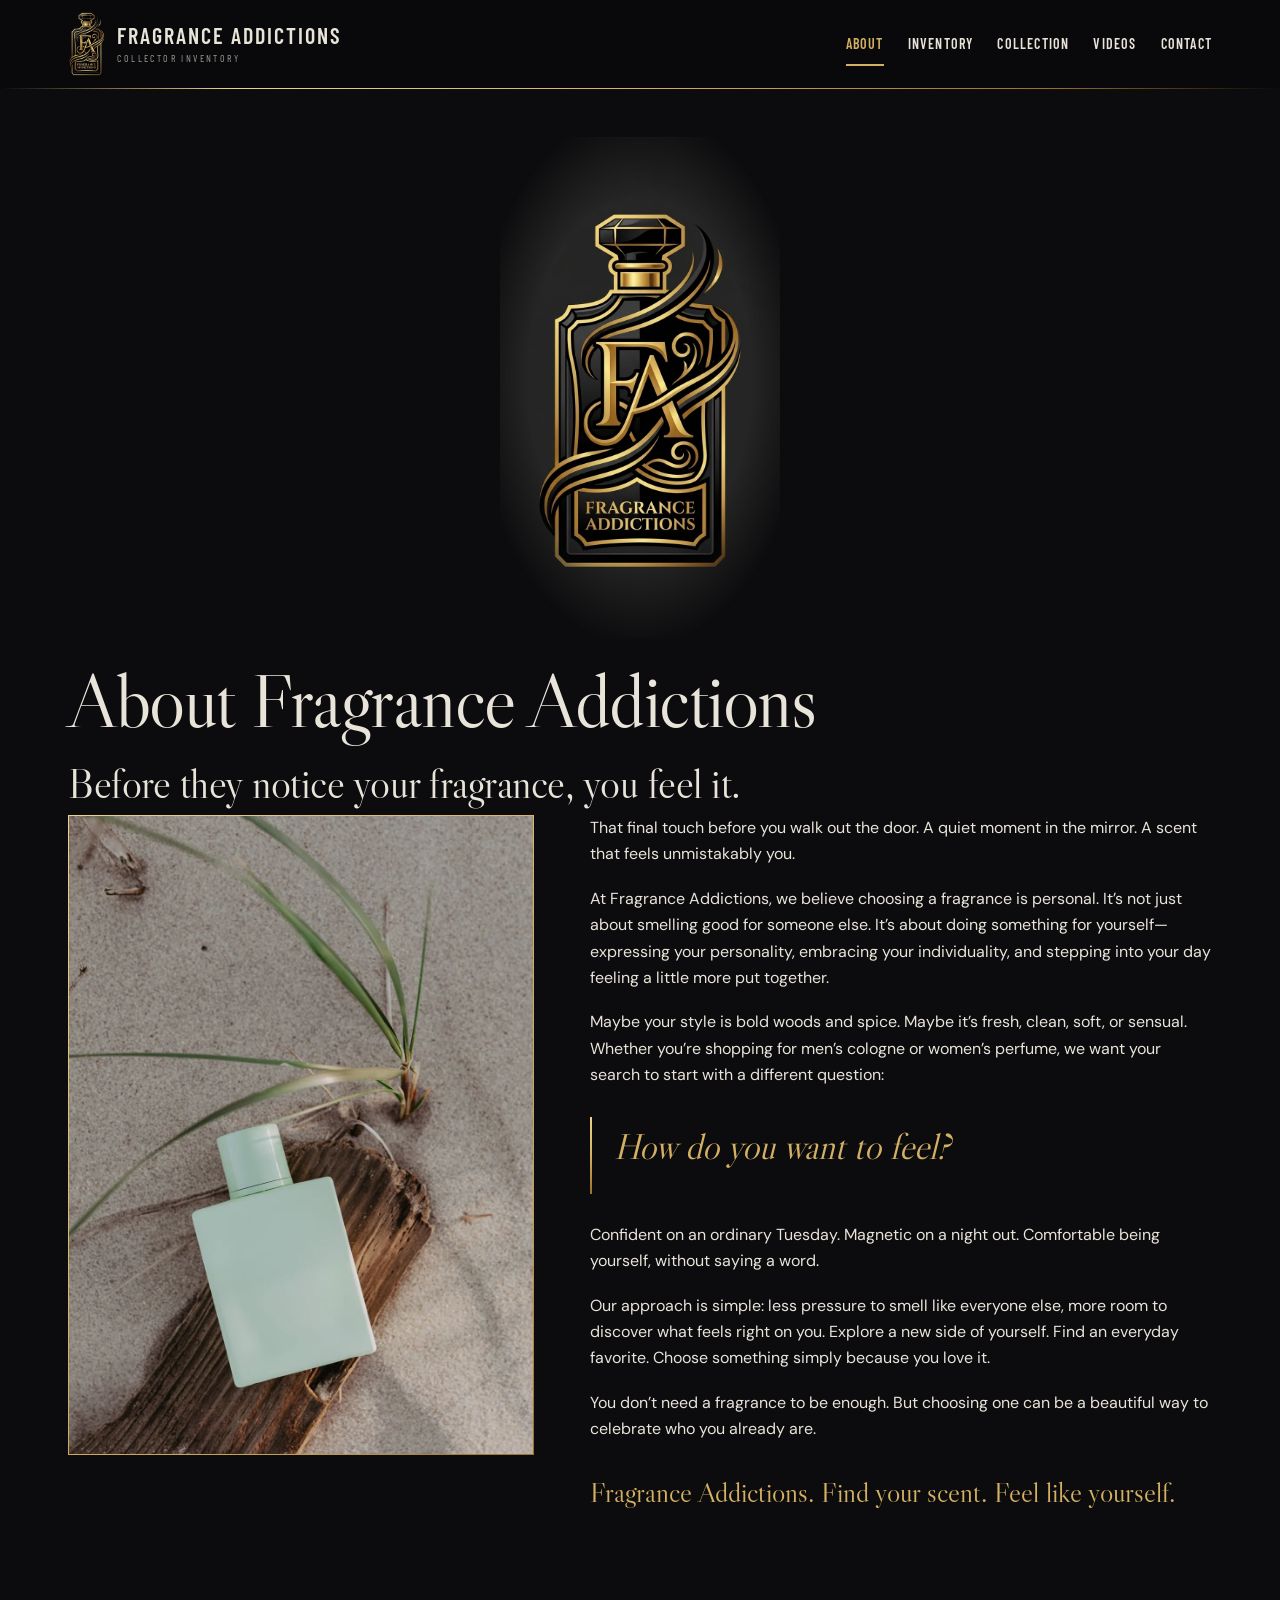
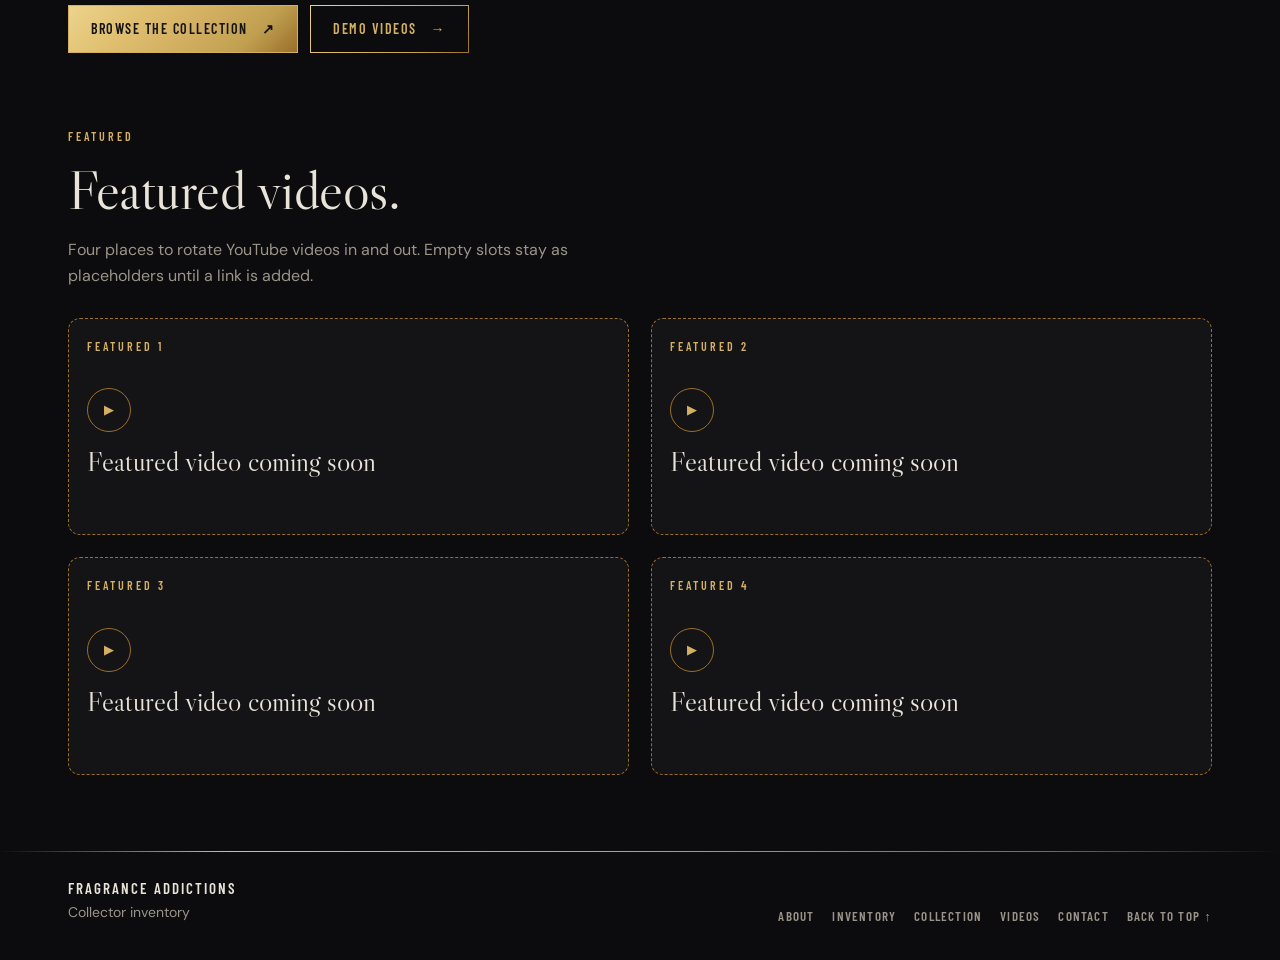
<file: index.html>
<!DOCTYPE html>
<html lang="en" id="top">
<head>
  <meta charset="utf-8">
  <meta name="viewport" content="width=device-width, initial-scale=1">
  <title>Fragrance Addictions</title>
  <meta name="description" content="About Fragrance Addictions">
  <link rel="stylesheet" href="css/site.css">
  <link rel="icon" href="images/favicon.ico" sizes="any">
  <link rel="icon" type="image/png" href="images/favicon.png">
  <link rel="apple-touch-icon" href="images/apple-touch-icon.png">
  <script src="js/inventory.js" defer></script>
  <script src="js/site.js" defer></script>
  <style>
  .about-layout { display: grid; grid-template-columns: 1fr; gap: 28px; align-items: start; }
  .about-head { padding-bottom: 8px; }
  .home-logo {
    display: block;
    width: 66vw;
    max-width: 280px;
    height: auto;
    margin: 0 auto 20px;
    -webkit-mask-image: radial-gradient(ellipse 72% 64% at 50% 48%, #000 56%, transparent 84%);
    mask-image: radial-gradient(ellipse 72% 64% at 50% 48%, #000 56%, transparent 84%);
  }
  .about-head h1 { margin-bottom: 18px; }
  .about-head .about-lede { margin-bottom: 0; }
  .about-prose { max-width: 680px; }
  .about-lede {
    font-family: var(--serif-display);
    font-size: clamp(28px, 7vw, 42px);
    line-height: 1.15;
    letter-spacing: -0.5px;
    margin: 0 0 28px;
    color: var(--text);
  }
  .about-pull {
    margin: 28px 0;
    padding: 8px 0 8px 22px;
    border-left: 2px solid transparent;
    border-image: linear-gradient(180deg, #ecd38c, #d4b062, #9a6f2a) 1;
  }
  .about-pull p {
    font-family: var(--serif-display);
    font-size: clamp(26px, 6vw, 36px);
    line-height: 1.2;
    font-style: italic;
    color: var(--gold);
    margin: 0;
  }
  .about-signoff {
    font-family: var(--serif-display);
    font-size: clamp(22px, 5vw, 28px);
    line-height: 1.3;
    color: var(--gold);
    margin: 32px 0 0;
  }
  .about-prose p { margin-bottom: 18px; }
  @media (min-width: 760px) {
    .about-layout { grid-template-columns: 0.9fr 1.2fr; gap: 56px; }
    .about-layout .photo-frame img { max-height: 640px; }
  }

  </style>
</head>
<body data-page="index">
  <a class="skip" href="#main">Skip to content</a>
  <header class="site-header">
    <div class="wrap header-inner">
      <a class="brand" href="index.html">
        <img class="brand-mark" src="images/logo-mark.webp" alt="Fragrance Addictions logo" width="112" height="192">
        <span>
          <b>FRAGRANCE ADDICTIONS</b>
          <small>COLLECTOR INVENTORY</small>
        </span>
      </a>
      <button class="menu-toggle" aria-controls="main-nav" aria-expanded="false">MENU ☰</button>
      <nav class="nav" id="main-nav" aria-label="Main navigation">
        <a href="index.html" aria-current="page">About</a>
        <a href="inventory.html">Inventory</a>
        <a href="collection.html">Collection</a>
        <a href="videos.html">Videos</a>
        <a href="contact.html">Contact</a>
      </nav>
    </div>
  </header>
  <main id="main">
    <section class="page-head about-head">
      <div class="wrap">
        <img class="home-logo" src="images/logo-full.webp" alt="Fragrance Addictions logo" width="768" height="1376">
        <h1>About Fragrance Addictions</h1>
        <p class="about-lede">Before they notice your fragrance, you feel it.</p>
      </div>
    </section>
    <section class="section" style="padding-top:0">
      <div class="wrap about-layout">
        <div class="photo-frame">
          <img src="images/bottle-sand-driftwood.webp" alt="" width="1066" height="1600">
        </div>
        <div class="about-prose">
        <p>That final touch before you walk out the door. A quiet moment in the mirror. A scent that feels unmistakably you.</p>
        <p>At Fragrance Addictions, we believe choosing a fragrance is personal. It’s not just about smelling good for someone else. It’s about doing something for yourself—expressing your personality, embracing your individuality, and stepping into your day feeling a little more put together.</p>
        <p>Maybe your style is bold woods and spice. Maybe it’s fresh, clean, soft, or sensual. Whether you’re shopping for men’s cologne or women’s perfume, we want your search to start with a different question:</p>
          <blockquote class="about-pull">
            <p>How do you want to feel?</p>
          </blockquote>
        <p>Confident on an ordinary Tuesday. Magnetic on a night out. Comfortable being yourself, without saying a word.</p>
        <p>Our approach is simple: less pressure to smell like everyone else, more room to discover what feels right on you. Explore a new side of yourself. Find an everyday favorite. Choose something simply because you love it.</p>
        <p>You don’t need a fragrance to be enough. But choosing one can be a beautiful way to celebrate who you already are.</p>
        <p class="about-signoff">Fragrance Addictions. Find your scent. Feel like yourself.</p>
        </div>
      </div>
    </section>

    <section class="section" style="padding-top:0">
      <div class="wrap">
        <div class="actions">
          <a class="button" href="collection.html">Browse the collection <span>↗</span></a>
          <a class="button outline" href="videos.html">Demo videos <span>→</span></a>
        </div>
      </div>
    </section>

    <section class="section featured-section" id="featured" style="padding-top:0">
      <div class="wrap">
        <div class="editorial-heading">
          <div>
            <p class="eyebrow">Featured</p>
            <h2>Featured videos.</h2>
          </div>
          <p>Four places to rotate YouTube videos in and out. Empty slots stay as placeholders until a link is added.</p>
        </div>
        <div class="featured-grid" id="featured-videos"></div>
      </div>
    </section>
  </main>
  <footer>
    <div class="wrap">
      <div class="footer-brand">
        <strong>Fragrance Addictions</strong>
        Collector inventory
      </div>
      <div class="footer-nav">
        <a href="index.html">About</a>
        <a href="inventory.html">Inventory</a>
        <a href="collection.html">Collection</a>
        <a href="videos.html">Videos</a>
        <a href="contact.html">Contact</a>
        <a href="#top">Back to top ↑</a>
      </div>
    </div>
  </footer>
</body>
</html>
</file>
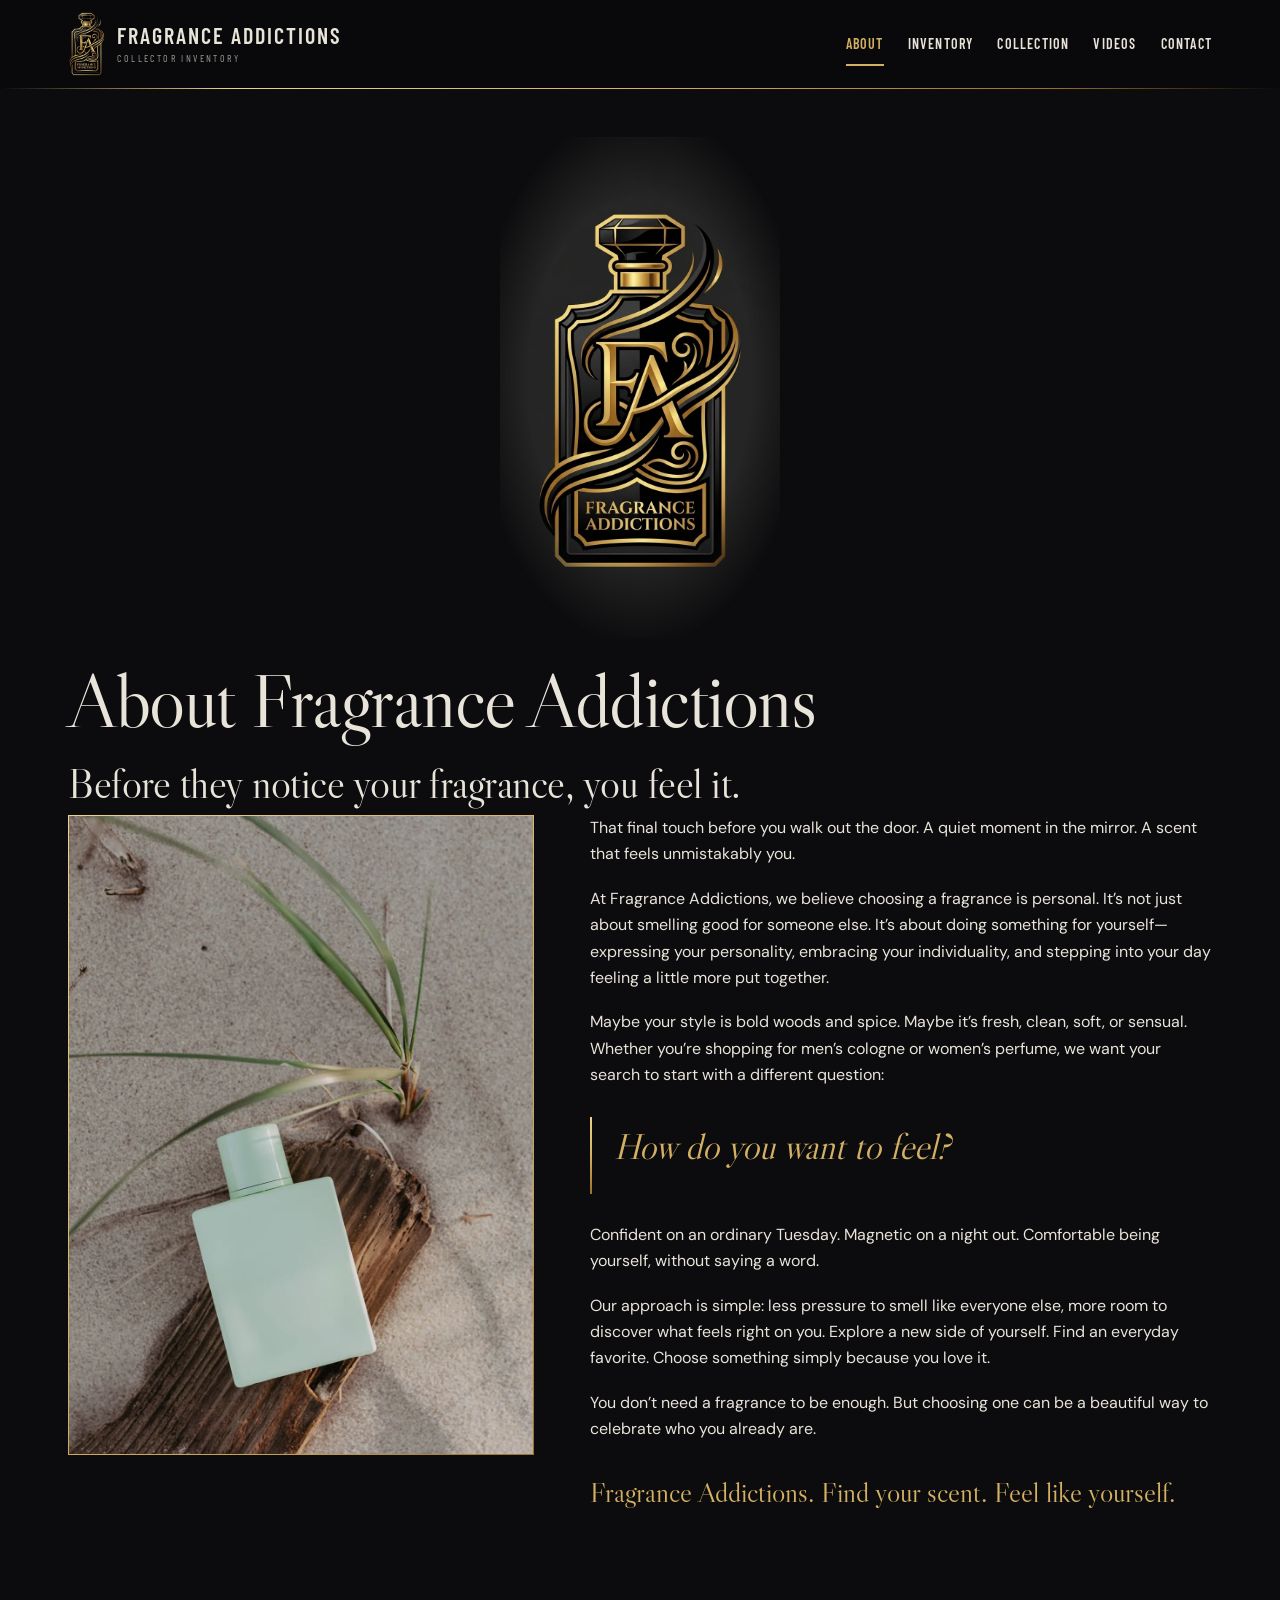
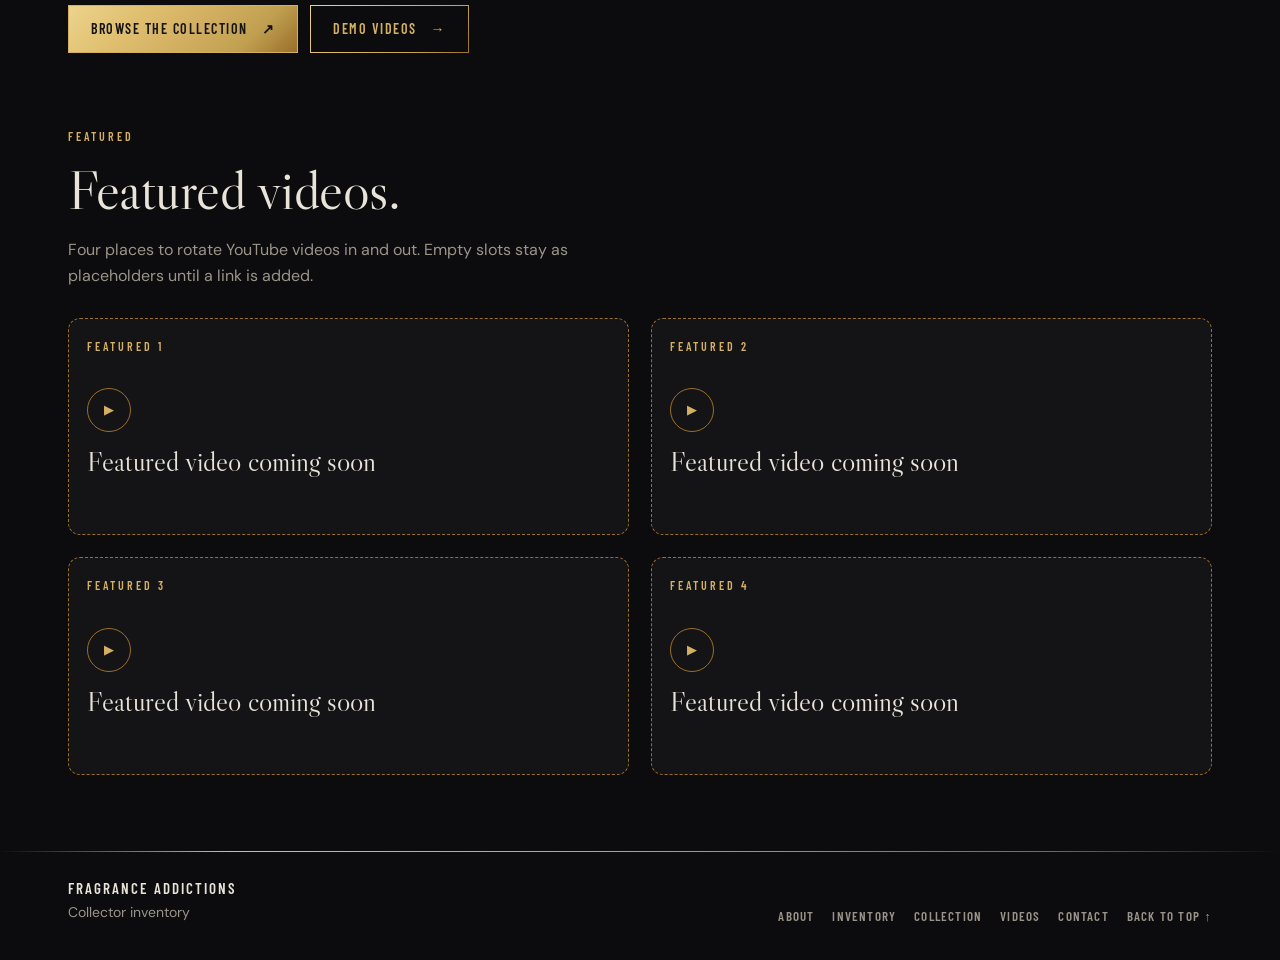
<file: about.html>
<!DOCTYPE html>
<html lang="en">
<head>
  <meta charset="utf-8">
  <meta name="viewport" content="width=device-width, initial-scale=1">
  <meta http-equiv="refresh" content="0; url=index.html">
  <link rel="canonical" href="index.html">
  <title>About | Fragrance Addictions</title>
  <link rel="icon" href="images/favicon.ico" sizes="any">
  <link rel="icon" type="image/png" href="images/favicon.png">
  <link rel="apple-touch-icon" href="images/apple-touch-icon.png">
  <script>location.replace("index.html");</script>
</head>
<body>
  <p><a href="index.html">About</a></p>
</body>
</html>
</file>
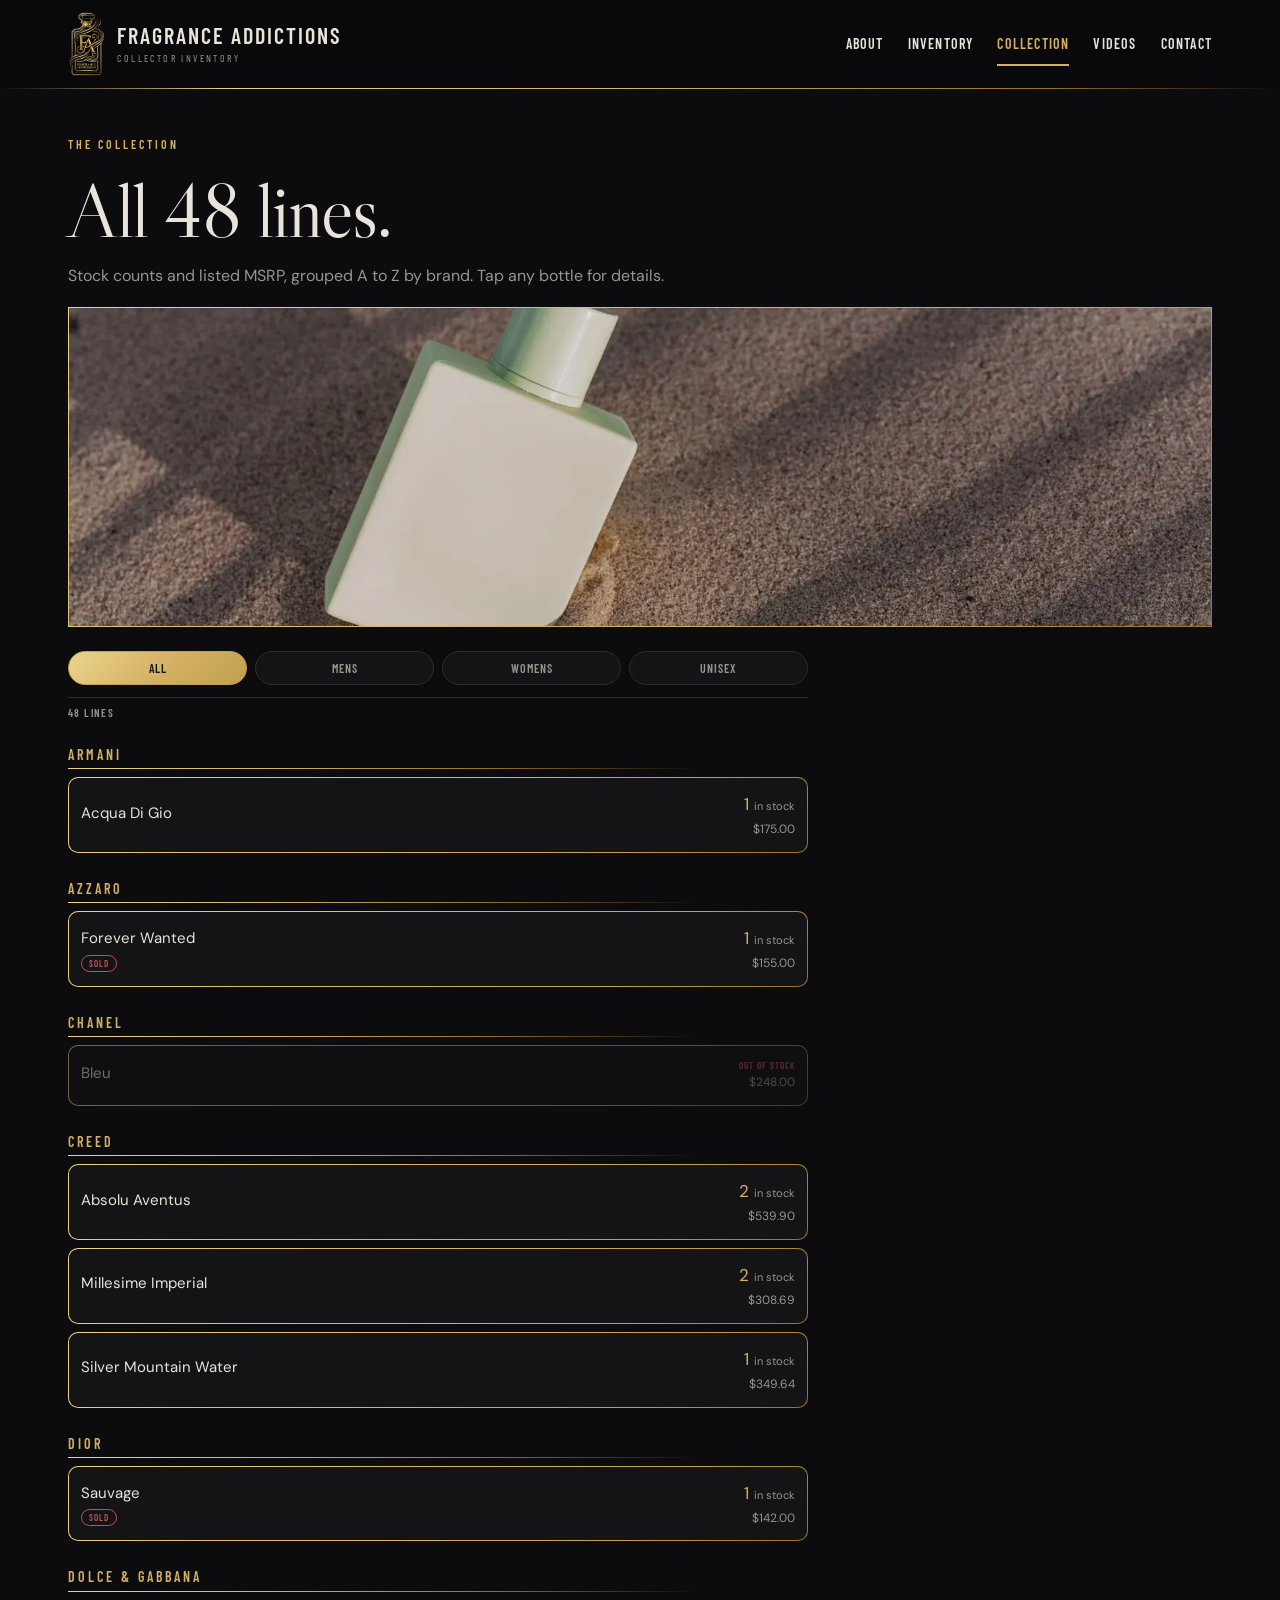
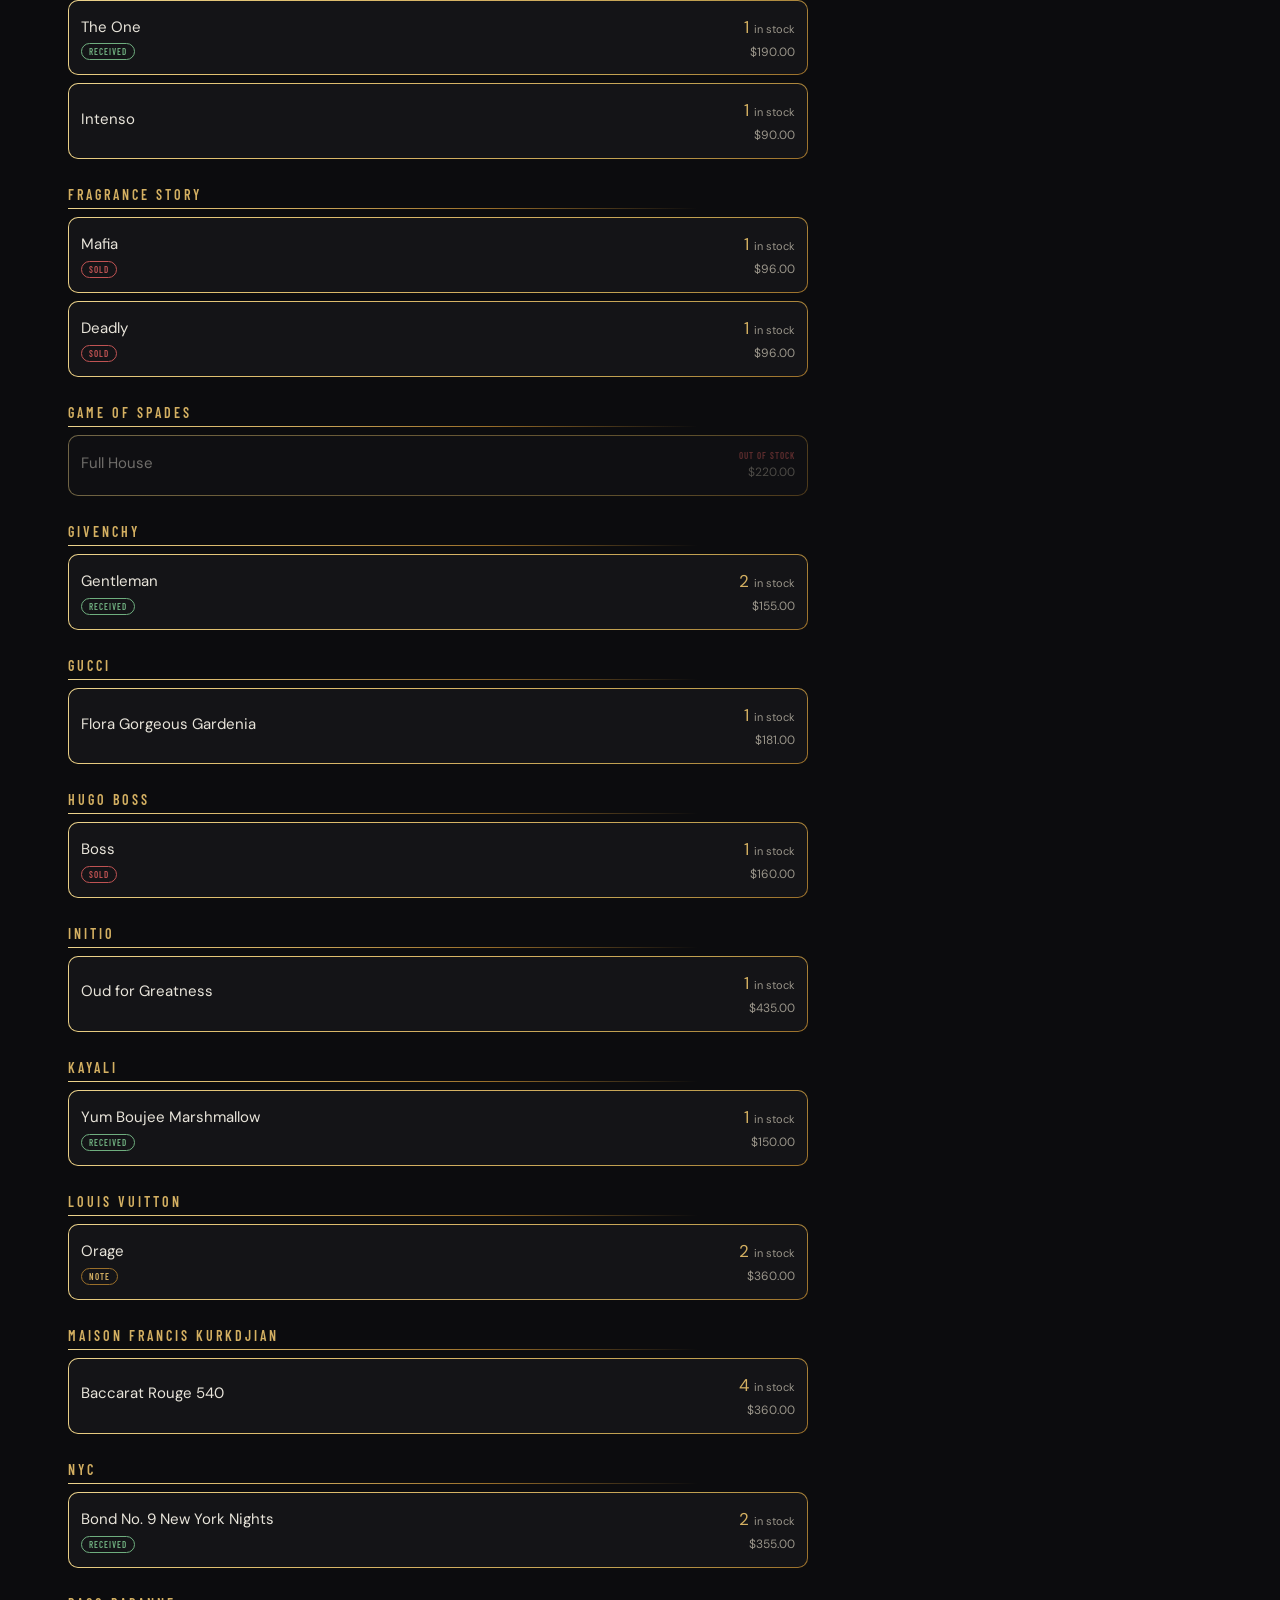
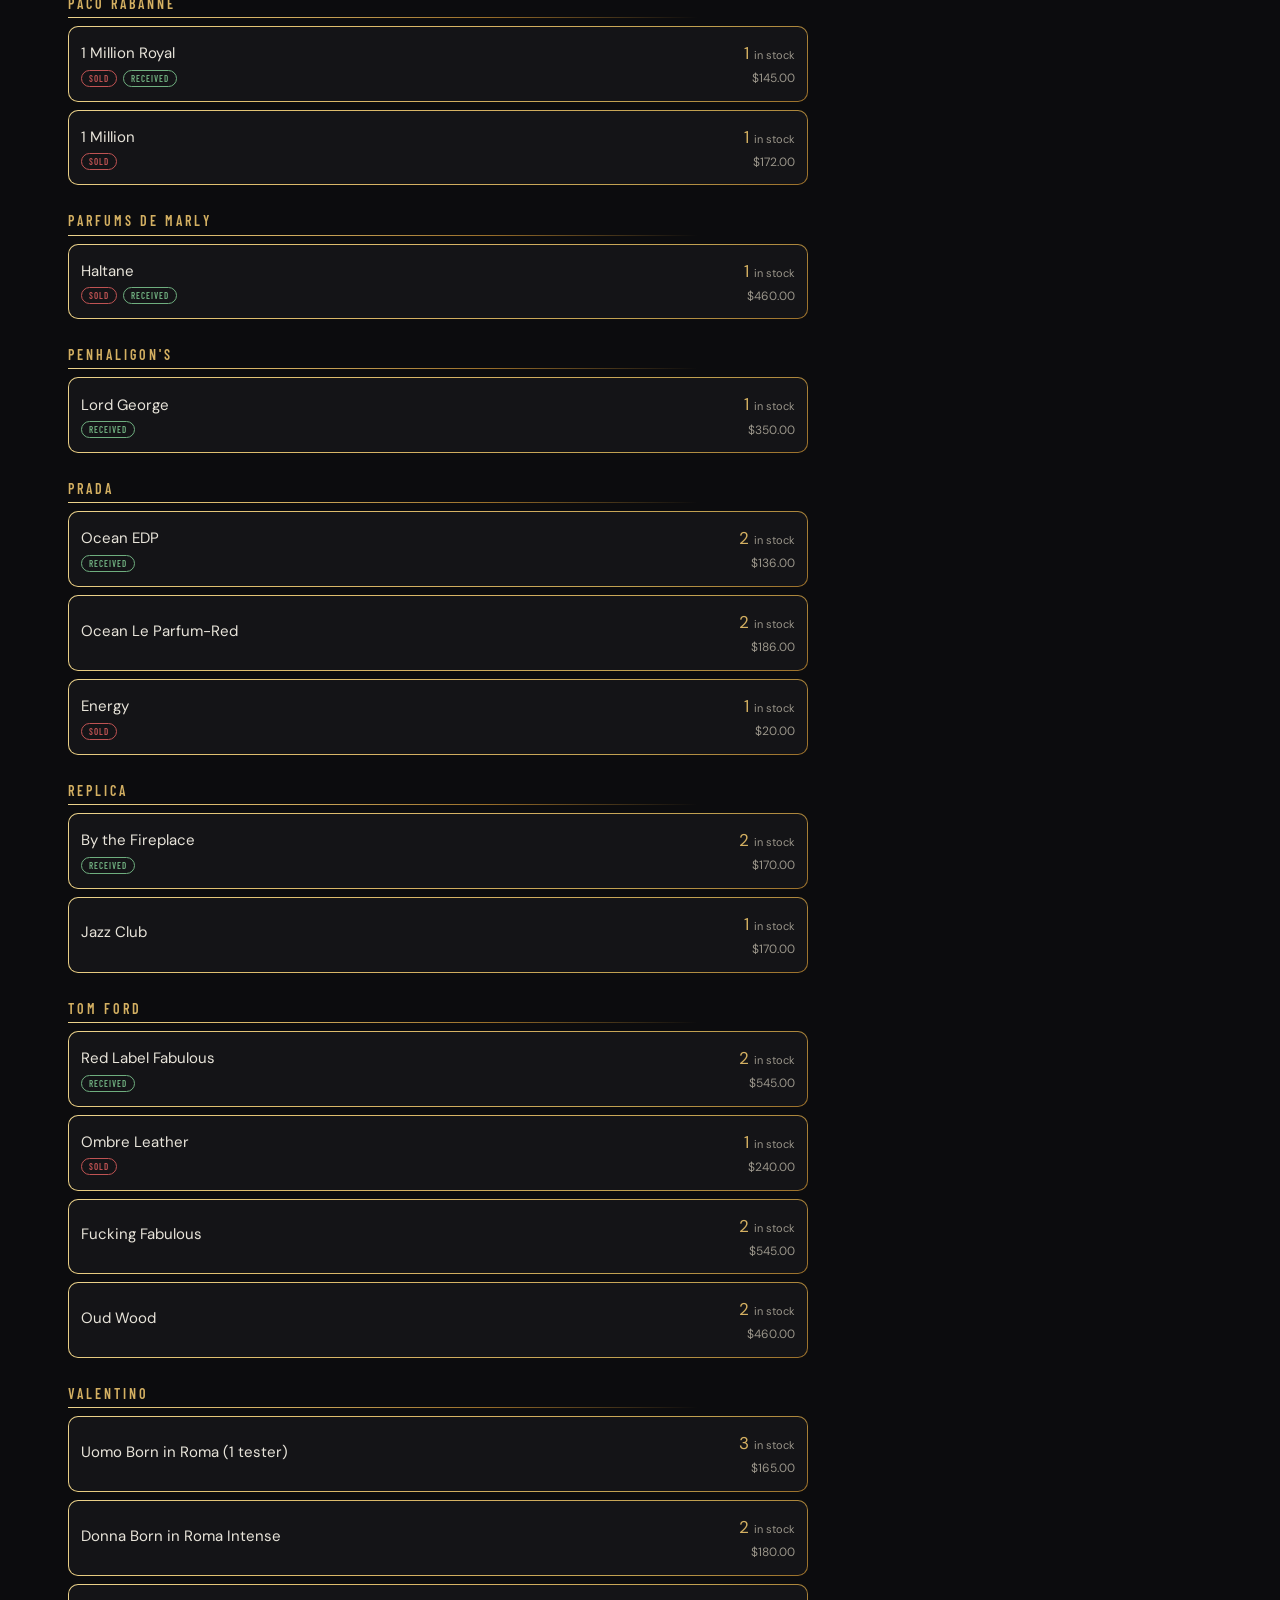
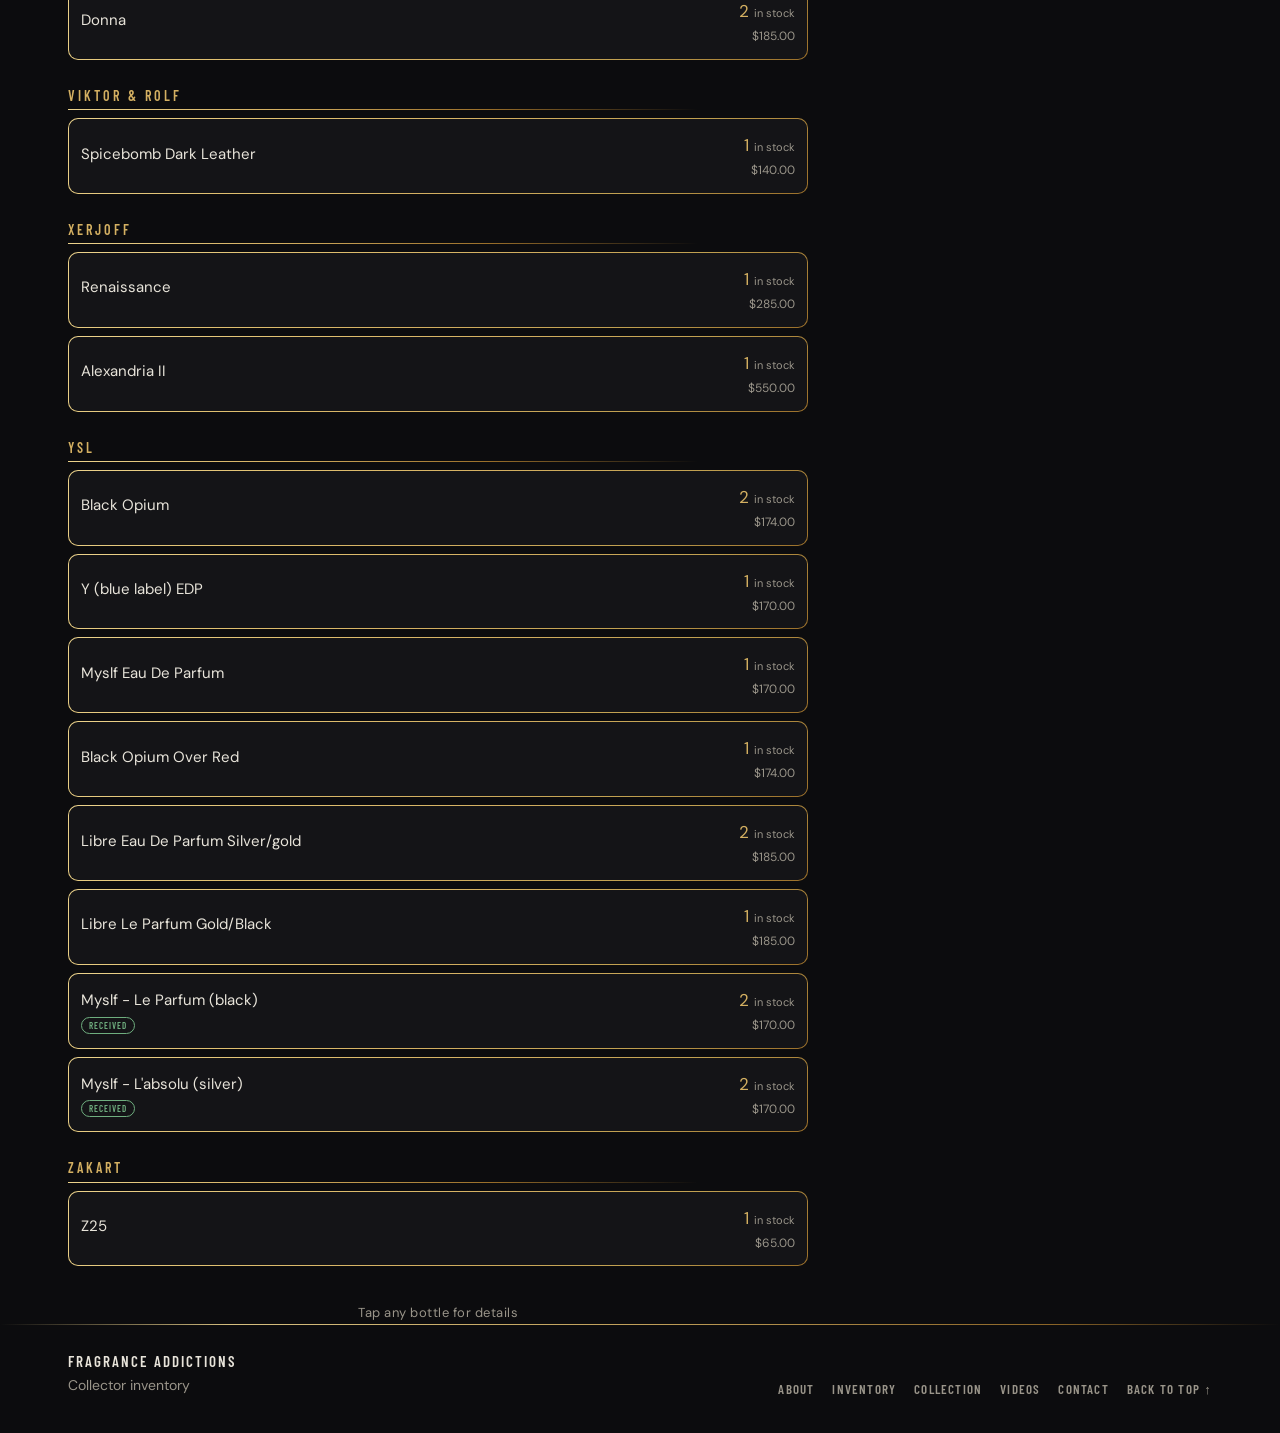
<file: collection.html>
<!DOCTYPE html>
<html lang="en" id="top">
<head>
  <meta charset="utf-8">
  <meta name="viewport" content="width=device-width, initial-scale=1">
  <title>Collection | Fragrance Addictions</title>
  <meta name="description" content="Browse all 48 lines in the Fragrance Addictions collector inventory, with filters, stock, and retail prices.">
  <link rel="stylesheet" href="css/site.css">
  <link rel="icon" href="images/favicon.ico" sizes="any">
  <link rel="icon" type="image/png" href="images/favicon.png">
  <link rel="apple-touch-icon" href="images/apple-touch-icon.png">
  <script src="js/inventory.js" defer></script>
  <script src="js/site.js" defer></script>
</head>
<body data-page="collection">
  <a class="skip" href="#main">Skip to content</a>
  <header class="site-header">
    <div class="wrap header-inner">
      <a class="brand" href="index.html">
        <img class="brand-mark" src="images/logo-mark.webp" alt="Fragrance Addictions logo" width="112" height="192">
        <span>
          <b>FRAGRANCE ADDICTIONS</b>
          <small>COLLECTOR INVENTORY</small>
        </span>
      </a>
      <button class="menu-toggle" aria-controls="main-nav" aria-expanded="false">MENU ☰</button>
      <nav class="nav" id="main-nav" aria-label="Main navigation">
        <a href="index.html">About</a>
        <a href="inventory.html">Inventory</a>
        <a href="collection.html" aria-current="page">Collection</a>
        <a href="videos.html">Videos</a>
        <a href="contact.html">Contact</a>
      </nav>
    </div>
  </header>
  <main id="main">
    <section class="page-head">
      <div class="wrap">
        <p class="eyebrow">The collection</p>
        <h1>All <span data-stat="lines">48</span> lines.</h1>
        <p class="muted">Stock counts and listed MSRP, grouped A to Z by brand. Tap any bottle for details.</p>
        <img class="collection-hero-still" src="images/bottle-sand-shadow.webp" alt="An unbranded mint-green perfume bottle on sand in striped shadow" width="1600" height="1067">
      </div>
    </section>

    <div class="wrap">
      <div class="filters" role="group" aria-label="Filter by category">
        <button class="chip active" data-f="All" aria-pressed="true">All</button>
        <button class="chip" data-f="Mens" aria-pressed="false">Mens</button>
        <button class="chip" data-f="Womens" aria-pressed="false">Womens</button>
        <button class="chip" data-f="Unisex" aria-pressed="false">Unisex</button>
      </div>
      <div id="result-count">48 lines</div>
      <div id="list"></div>
      <p class="tap-hint">Tap any bottle for details</p>
    </div>

    <div class="overlay" id="overlay" aria-hidden="true">
      <div class="card" role="dialog" aria-modal="true" aria-labelledby="mName">
        <button class="close" type="button" aria-label="Close">&times;</button>
        <div class="imgbox">
          <img src="images/bottles-marble.webp" alt="Two unbranded glass perfume bottles on a marble surface" width="1066" height="1600">
        </div>
        <div id="mVideo" hidden></div>
        <div class="mbrand" id="mBrand"></div>
        <div class="mname" id="mName"></div>
        <div class="row"><span>Gender</span><span id="mGender"></span></div>
        <div class="row"><span>In Stock</span><span id="mQty"></span></div>
        <div class="row"><span>MSRP</span><span id="mMsrp"></span></div>
        <div class="row" id="rRecv" hidden><span>Received</span><span id="mRecv"></span></div>
        <div class="row" id="rSold" hidden><span>Sold</span><span id="mSold"></span></div>
        <div class="row" id="rNote" hidden><span>Note</span><span id="mNote"></span></div>
      </div>
    </div>

  </main>
  <footer>
    <div class="wrap">
      <div class="footer-brand">
        <strong>Fragrance Addictions</strong>
        Collector inventory
      </div>
      <div class="footer-nav">
        <a href="index.html">About</a>
        <a href="inventory.html">Inventory</a>
        <a href="collection.html">Collection</a>
        <a href="videos.html">Videos</a>
        <a href="contact.html">Contact</a>
        <a href="#top">Back to top ↑</a>
      </div>
    </div>
  </footer>
</body>
</html>
</file>
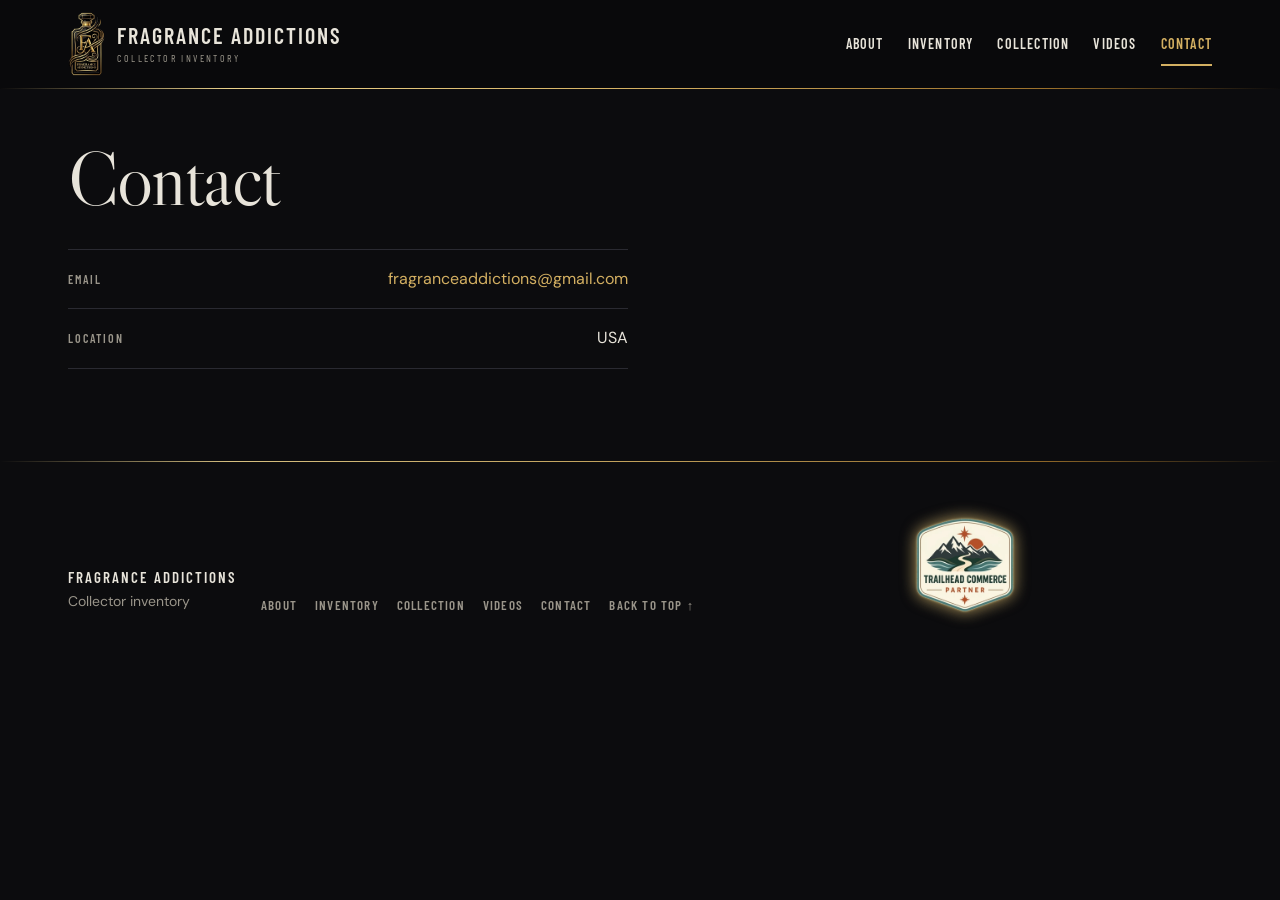
<file: contact.html>
<!DOCTYPE html>
<html lang="en" id="top">
<head>
  <meta charset="utf-8">
  <meta name="viewport" content="width=device-width, initial-scale=1">
  <title>Contact | Fragrance Addictions</title>
  <meta name="description" content="Contact Fragrance Addictions">
  <link rel="stylesheet" href="css/site.css">
  <link rel="icon" href="images/favicon.ico" sizes="any">
  <link rel="icon" type="image/png" href="images/favicon.png">
  <link rel="apple-touch-icon" href="images/apple-touch-icon.png">
  <script src="js/inventory.js" defer></script>
  <script src="js/site.js" defer></script>
  <style>
  .contact-list { max-width: 560px; margin-top: 8px; }
  .contact-row {
    display: flex;
    justify-content: space-between;
    align-items: baseline;
    gap: 16px;
    padding: 16px 0;
    border-bottom: 1px solid var(--line);
    font-size: 16px;
  }
  .contact-row:first-child { border-top: 1px solid var(--line); }
  .contact-row dt {
    margin: 0;
    font: 600 12px var(--label);
    letter-spacing: 2px;
    text-transform: uppercase;
    color: var(--muted);
  }
  .contact-row dd { margin: 0; text-align: right; }
  .contact-row a { color: var(--gold); text-decoration: none; }
  .contact-row a:hover { text-decoration: underline; }

  </style>
</head>
<body data-page="contact">
  <a class="skip" href="#main">Skip to content</a>
  <header class="site-header">
    <div class="wrap header-inner">
      <a class="brand" href="index.html">
        <img class="brand-mark" src="images/logo-mark.webp" alt="Fragrance Addictions logo" width="112" height="192">
        <span>
          <b>FRAGRANCE ADDICTIONS</b>
          <small>COLLECTOR INVENTORY</small>
        </span>
      </a>
      <button class="menu-toggle" aria-controls="main-nav" aria-expanded="false">MENU ☰</button>
      <nav class="nav" id="main-nav" aria-label="Main navigation">
        <a href="index.html">About</a>
        <a href="inventory.html">Inventory</a>
        <a href="collection.html">Collection</a>
        <a href="videos.html">Videos</a>
        <a href="contact.html" aria-current="page">Contact</a>
      </nav>
    </div>
  </header>
  <main id="main">
    <section class="page-head">
      <div class="wrap">
        <h1>Contact</h1>
      </div>
    </section>
    <section class="section" style="padding-top:0">
      <div class="wrap">
        <dl class="contact-list">
          <div class="contact-row">
            <dt>Email</dt>
            <dd><a href="mailto:fragranceaddictions@gmail.com">fragranceaddictions@gmail.com</a></dd>
          </div>
          <div class="contact-row">
            <dt>Location</dt>
            <dd>USA</dd>
          </div>
        </dl>
      </div>
    </section>
  </main>
  <footer>
    <div class="wrap">
      <div class="footer-brand">
        <strong>Fragrance Addictions</strong>
        Collector inventory
      </div>
      <div class="footer-nav">
        <a href="index.html">About</a>
        <a href="inventory.html">Inventory</a>
        <a href="collection.html">Collection</a>
        <a href="videos.html">Videos</a>
        <a href="contact.html">Contact</a>
        <a href="#top">Back to top ↑</a>
      </div>
      <a class="partner-badge" href="https://trailhead-commerce.lol/" target="_blank" rel="noopener">
        <img src="images/trailhead-partner.webp" alt="Trailhead Commerce Partner" width="240" height="230">
      </a>
    </div>
  </footer>
</body>
</html>
</file>
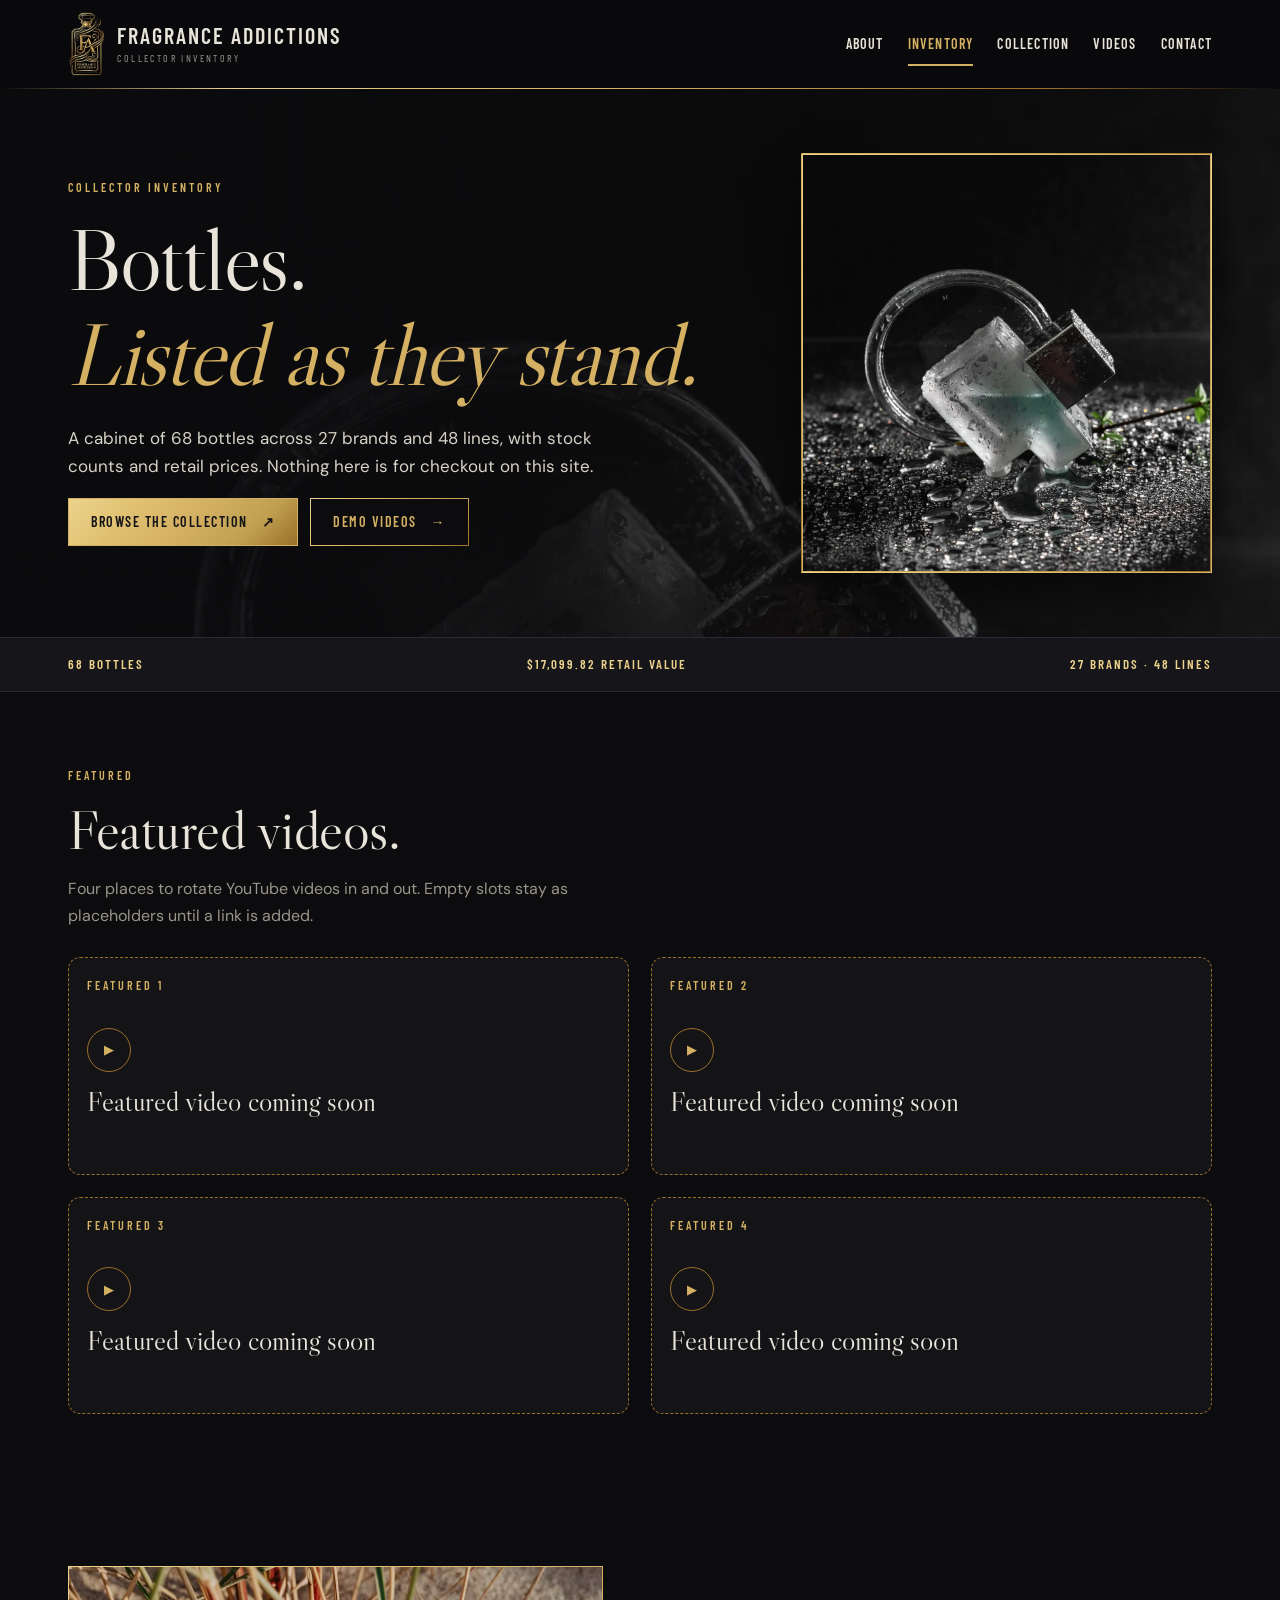
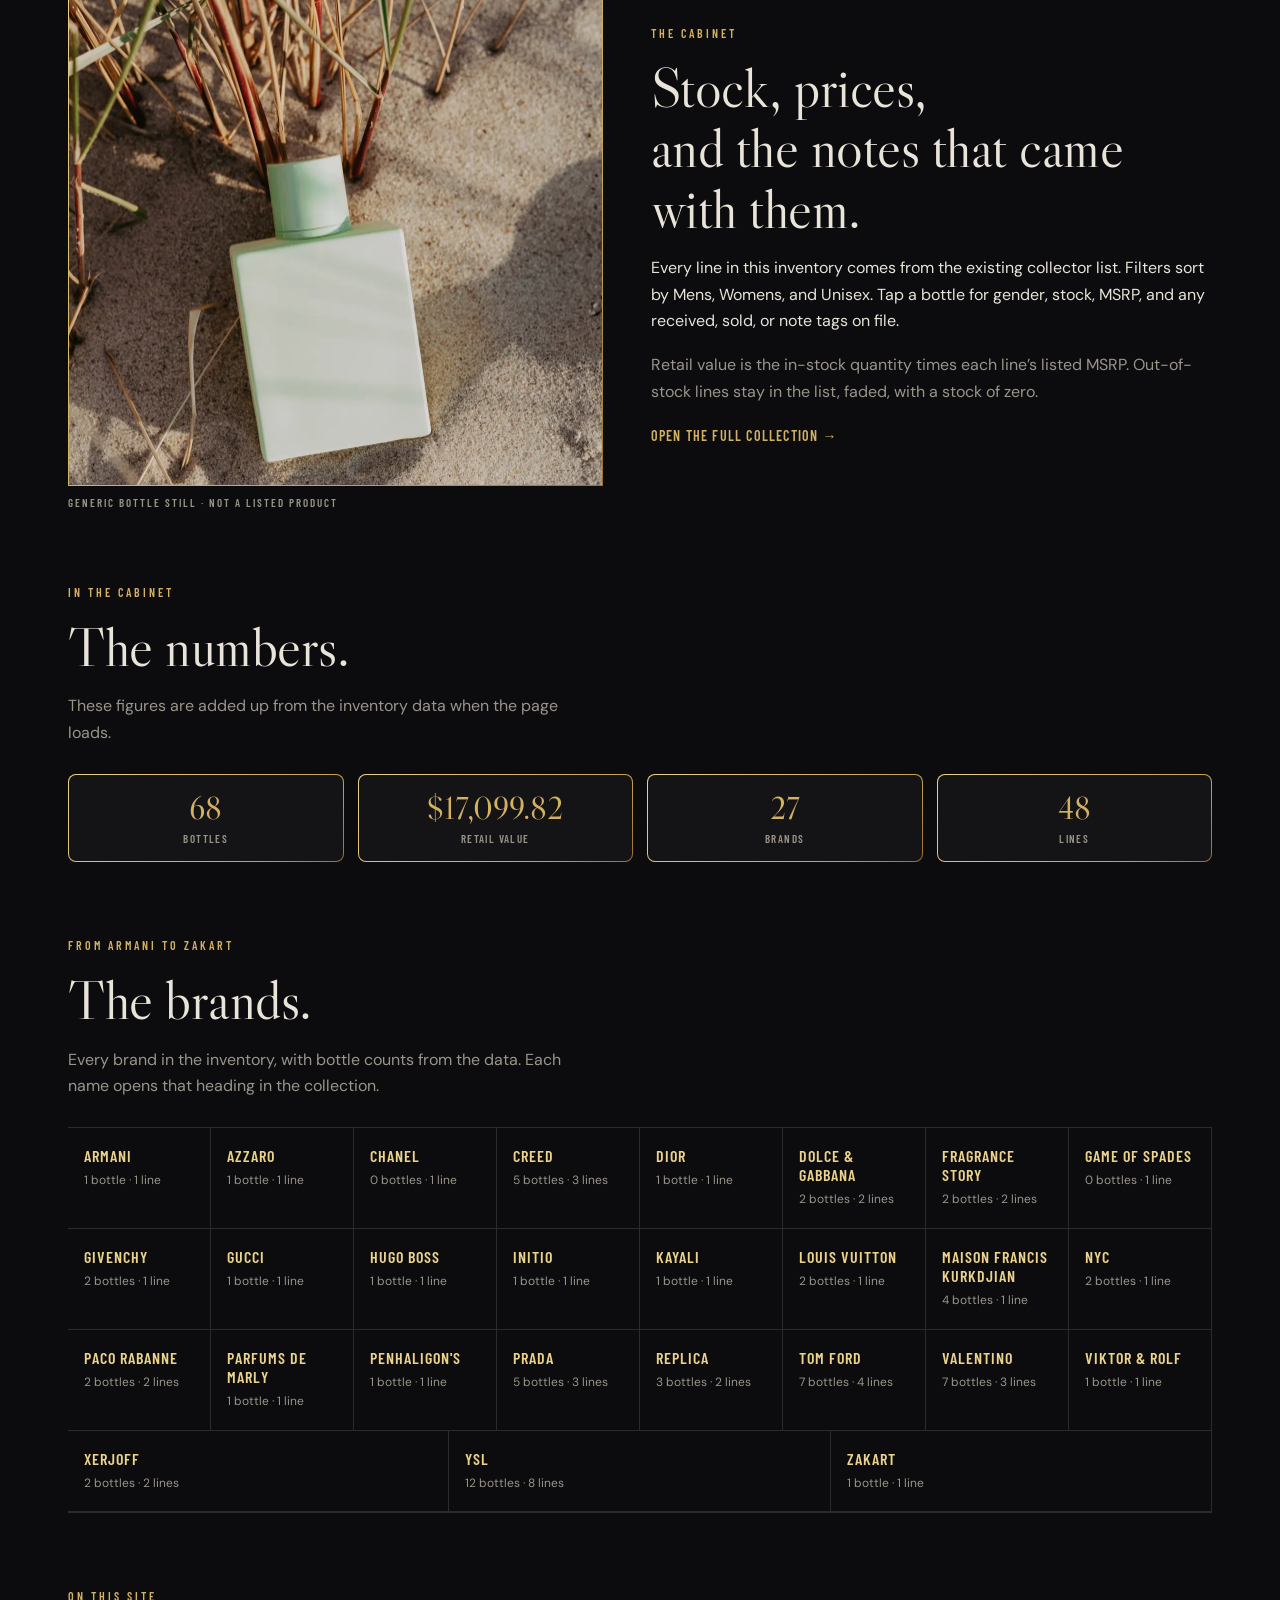
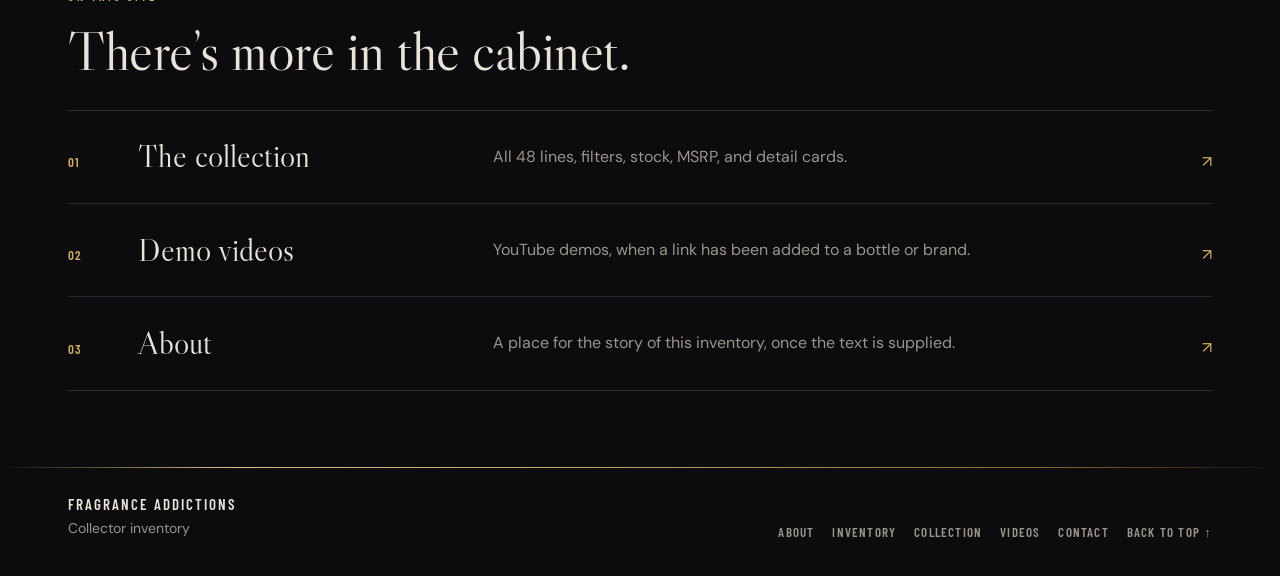
<file: inventory.html>
<!DOCTYPE html>
<html lang="en" id="top">
<head>
  <meta charset="utf-8">
  <meta name="viewport" content="width=device-width, initial-scale=1">
  <title>Fragrance Addictions | Collector Inventory</title>
  <meta name="description" content="A collector inventory of 68 bottles across 27 brands, listed with stock counts and retail prices.">
  <link rel="stylesheet" href="css/site.css">
  <link rel="icon" href="images/favicon.ico" sizes="any">
  <link rel="icon" type="image/png" href="images/favicon.png">
  <link rel="apple-touch-icon" href="images/apple-touch-icon.png">
  <script src="js/inventory.js" defer></script>
  <script src="js/site.js" defer></script>
</head>
<body data-page="inventory">
  <a class="skip" href="#main">Skip to content</a>
  <header class="site-header">
    <div class="wrap header-inner">
      <a class="brand" href="index.html">
        <img class="brand-mark" src="images/logo-mark.webp" alt="Fragrance Addictions logo" width="112" height="192">
        <span>
          <b>FRAGRANCE ADDICTIONS</b>
          <small>COLLECTOR INVENTORY</small>
        </span>
      </a>
      <button class="menu-toggle" aria-controls="main-nav" aria-expanded="false">MENU ☰</button>
      <nav class="nav" id="main-nav" aria-label="Main navigation">
        <a href="index.html">About</a>
        <a href="inventory.html" aria-current="page">Inventory</a>
        <a href="collection.html">Collection</a>
        <a href="videos.html">Videos</a>
        <a href="contact.html">Contact</a>
      </nav>
    </div>
  </header>
  <main id="main">
    <section class="hero">
      <div class="wrap">
        <div>
          <p class="eyebrow">Collector inventory</p>
          <h1>Bottles.<br><em>Listed as they stand.</em></h1>
          <p class="hero-copy">A cabinet of <span data-stat="bottles">68</span> bottles across <span data-stat="brands">27</span> brands and <span data-stat="lines">48</span> lines, with stock counts and retail prices. Nothing here is for checkout on this site.</p>
          <div class="actions">
            <a class="button" href="collection.html">Browse the collection <span>↗</span></a>
            <a class="button outline" href="videos.html">Demo videos <span>→</span></a>
          </div>
        </div>
        <img class="hero-still" src="images/hero-bottle-dark.webp" alt="A clear square perfume bottle with water droplets on a dark surface" width="1200" height="1800">
      </div>
    </section>

    <div class="trail-strip">
      <div class="wrap">
        <span><span data-stat="bottles">68</span> bottles</span>
        <span><span data-stat="retail">$17,099.82</span> retail value</span>
        <span><span data-stat="brands">27</span> brands · <span data-stat="lines">48</span> lines</span>
      </div>
    </div>


    <section class="section featured-section" id="featured">
      <div class="wrap">
        <div class="editorial-heading">
          <div>
            <p class="eyebrow">Featured</p>
            <h2>Featured videos.</h2>
          </div>
          <p>Four places to rotate YouTube videos in and out. Empty slots stay as placeholders until a link is added.</p>
        </div>
        <div class="featured-grid" id="featured-videos"></div>
      </div>
    </section>

    <section class="section">
      <div class="wrap intro-grid">
        <div class="photo-frame">
          <img src="images/bottle-sand-grass.webp" alt="An unbranded mint-green perfume bottle lying in sand beside beach grass" width="1066" height="1600">
          <div class="photo-caption">Generic bottle still · not a listed product</div>
        </div>
        <div>
          <p class="eyebrow">The cabinet</p>
          <h2>Stock, prices,<br>and the notes that came with them.</h2>
          <p>Every line in this inventory comes from the existing collector list. Filters sort by Mens, Womens, and Unisex. Tap a bottle for gender, stock, MSRP, and any received, sold, or note tags on file.</p>
          <p class="muted">Retail value is the in-stock quantity times each line’s listed MSRP. Out-of-stock lines stay in the list, faded, with a stock of zero.</p>
          <a class="text-link" href="collection.html">Open the full collection →</a>
        </div>
      </div>
    </section>

    <section class="section" style="padding-top:0">
      <div class="wrap">
        <div class="editorial-heading">
          <div>
            <p class="eyebrow">In the cabinet</p>
            <h2>The numbers.</h2>
          </div>
          <p>These figures are added up from the inventory data when the page loads.</p>
        </div>
        <div class="stats">
          <div class="stat"><b data-stat="bottles">68</b><span>Bottles</span></div>
          <div class="stat"><b data-stat="retail">$17,099.82</b><span>Retail value</span></div>
          <div class="stat"><b data-stat="brands">27</b><span>Brands</span></div>
          <div class="stat"><b data-stat="lines">48</b><span>Lines</span></div>
        </div>
      </div>
    </section>

    <section class="section" style="padding-top:0">
      <div class="wrap">
        <div class="editorial-heading">
          <div>
            <p class="eyebrow">From Armani to Zakart</p>
            <h2>The brands.</h2>
          </div>
          <p>Every brand in the inventory, with bottle counts from the data. Each name opens that heading in the collection.</p>
        </div>
        <div class="brand-directory" id="brand-directory"></div>
      </div>
    </section>

    <section class="section" style="padding-top:0">
      <div class="wrap">
        <div class="editorial-heading">
          <div>
            <p class="eyebrow">On this site</p>
            <h2>There’s more in the cabinet.</h2>
          </div>
        </div>
        <div class="explore">
          <a class="explore-row" href="collection.html">
            <span class="n">01</span>
            <h3>The collection</h3>
            <p>All 48 lines, filters, stock, MSRP, and detail cards.</p>
            <span class="arrow">↗</span>
          </a>
          <a class="explore-row" href="videos.html">
            <span class="n">02</span>
            <h3>Demo videos</h3>
            <p>YouTube demos, when a link has been added to a bottle or brand.</p>
            <span class="arrow">↗</span>
          </a>
          <a class="explore-row" href="index.html">
            <span class="n">03</span>
            <h3>About</h3>
            <p>A place for the story of this inventory, once the text is supplied.</p>
            <span class="arrow">↗</span>
          </a>
        </div>
      </div>
    </section>

  </main>
  <footer>
    <div class="wrap">
      <div class="footer-brand">
        <strong>Fragrance Addictions</strong>
        Collector inventory
      </div>
      <div class="footer-nav">
        <a href="index.html">About</a>
        <a href="inventory.html">Inventory</a>
        <a href="collection.html">Collection</a>
        <a href="videos.html">Videos</a>
        <a href="contact.html">Contact</a>
        <a href="#top">Back to top ↑</a>
      </div>
    </div>
  </footer>
</body>
</html>
</file>
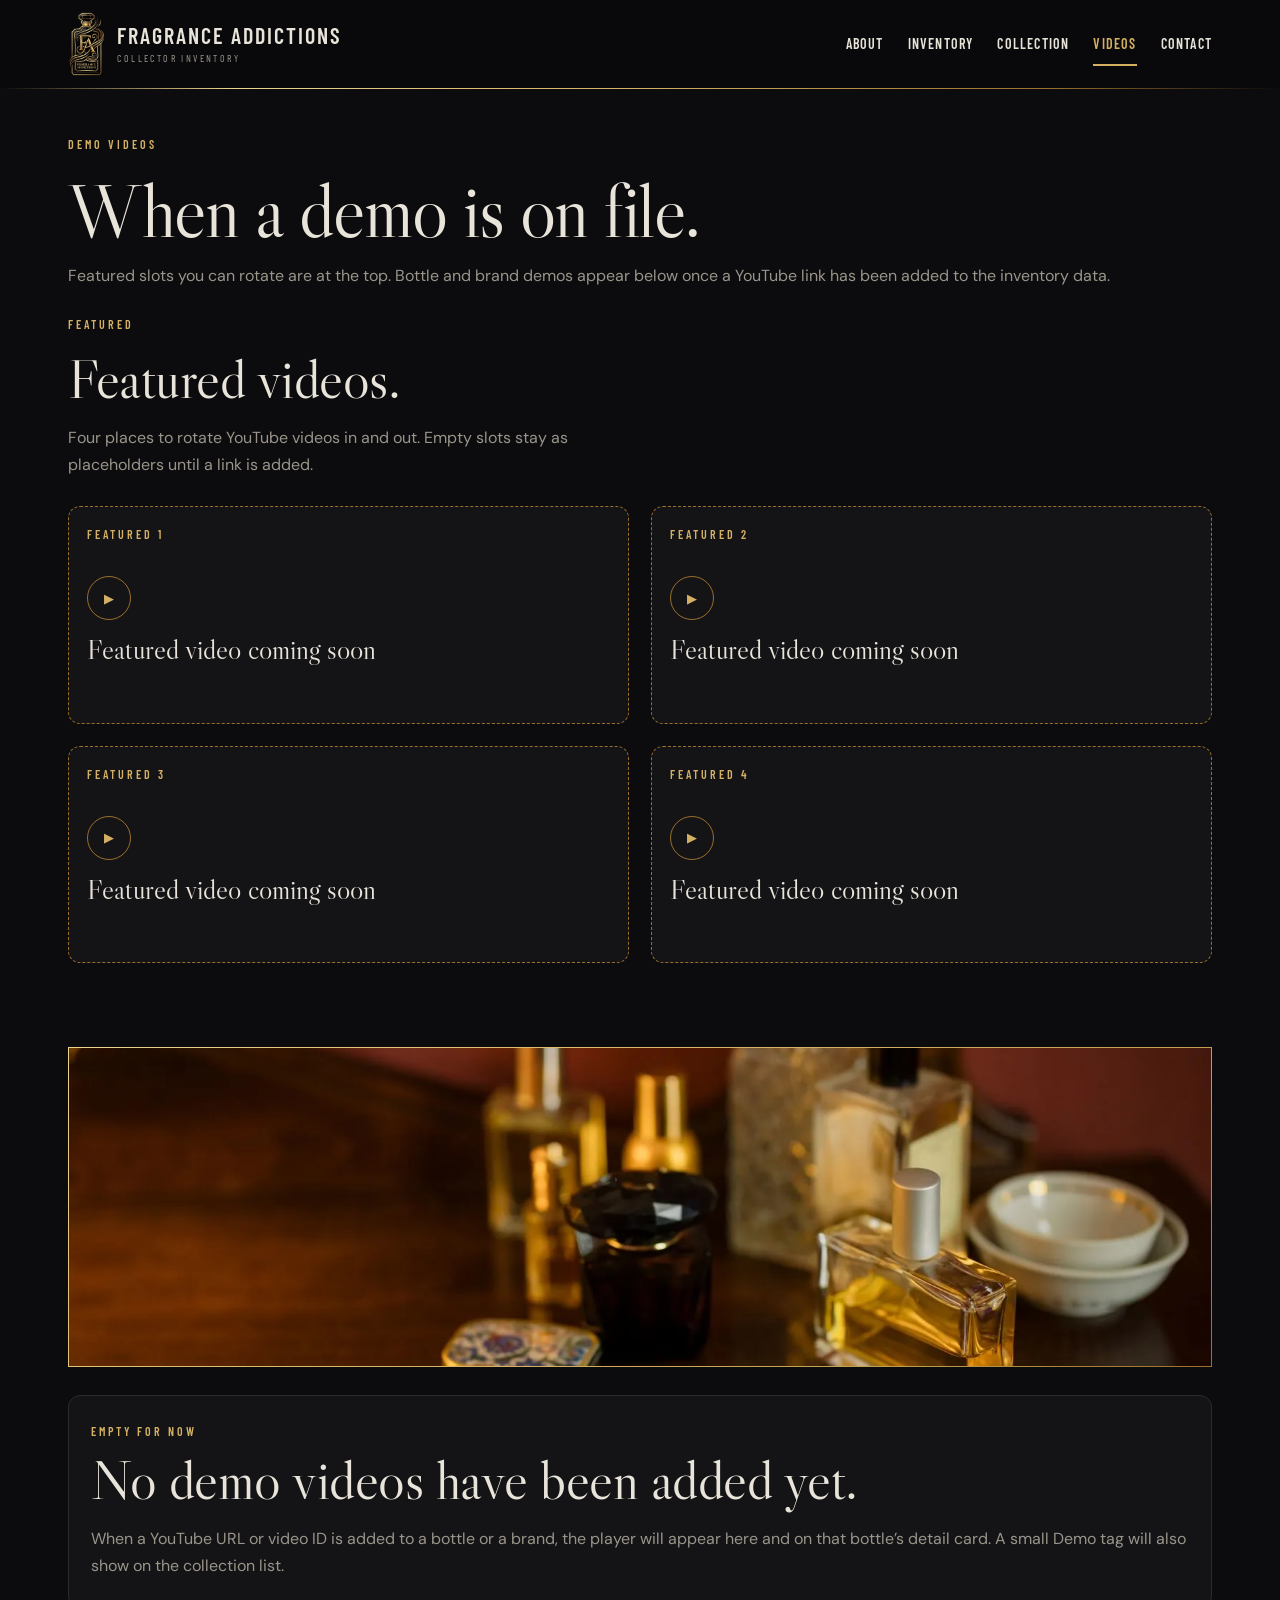
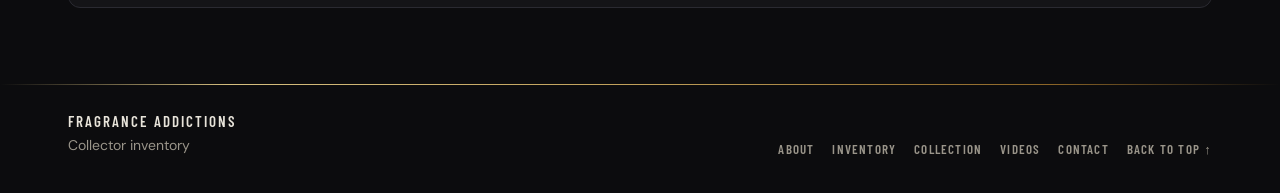
<file: videos.html>
<!DOCTYPE html>
<html lang="en" id="top">
<head>
  <meta charset="utf-8">
  <meta name="viewport" content="width=device-width, initial-scale=1">
  <title>Demo Videos | Fragrance Addictions</title>
  <meta name="description" content="YouTube demo videos for bottles and brands in the Fragrance Addictions collector inventory, when a link has been added.">
  <link rel="stylesheet" href="css/site.css">
  <link rel="icon" href="images/favicon.ico" sizes="any">
  <link rel="icon" type="image/png" href="images/favicon.png">
  <link rel="apple-touch-icon" href="images/apple-touch-icon.png">
  <script src="js/inventory.js" defer></script>
  <script src="js/site.js" defer></script>
</head>
<body data-page="videos">
  <a class="skip" href="#main">Skip to content</a>
  <header class="site-header">
    <div class="wrap header-inner">
      <a class="brand" href="index.html">
        <img class="brand-mark" src="images/logo-mark.webp" alt="Fragrance Addictions logo" width="112" height="192">
        <span>
          <b>FRAGRANCE ADDICTIONS</b>
          <small>COLLECTOR INVENTORY</small>
        </span>
      </a>
      <button class="menu-toggle" aria-controls="main-nav" aria-expanded="false">MENU ☰</button>
      <nav class="nav" id="main-nav" aria-label="Main navigation">
        <a href="index.html">About</a>
        <a href="inventory.html">Inventory</a>
        <a href="collection.html">Collection</a>
        <a href="videos.html" aria-current="page">Videos</a>
        <a href="contact.html">Contact</a>
      </nav>
    </div>
  </header>
  <main id="main">
    <section class="page-head">
      <div class="wrap">
        <p class="eyebrow">Demo videos</p>
        <h1>When a demo is on file.</h1>
        <p class="muted">Featured slots you can rotate are at the top. Bottle and brand demos appear below once a YouTube link has been added to the inventory data.</p>
      </div>
    </section>
    <section class="section featured-section" id="featured" style="padding-top:0">
      <div class="wrap">
        <div class="editorial-heading">
          <div>
            <p class="eyebrow">Featured</p>
            <h2>Featured videos.</h2>
          </div>
          <p>Four places to rotate YouTube videos in and out. Empty slots stay as placeholders until a link is added.</p>
        </div>
        <div class="featured-grid" id="featured-videos"></div>
      </div>
    </section>
    <section class="section" style="padding-top:0">
      <div class="wrap">
        <img class="collection-hero-still" src="images/bottles-vanity.webp" alt="A group of unbranded perfume bottles on a wooden vanity" width="1600" height="1067" style="margin-bottom:28px">
        <div class="video-empty" id="video-empty">
          <p class="eyebrow">Empty for now</p>
          <h2>No demo videos have been added yet.</h2>
          <p class="muted" style="margin-bottom:0">When a YouTube URL or video ID is added to a bottle or a brand, the player will appear here and on that bottle’s detail card. A small Demo tag will also show on the collection list.</p>
        </div>
        <div id="video-list" hidden></div>
      </div>
    </section>

  </main>
  <footer>
    <div class="wrap">
      <div class="footer-brand">
        <strong>Fragrance Addictions</strong>
        Collector inventory
      </div>
      <div class="footer-nav">
        <a href="index.html">About</a>
        <a href="inventory.html">Inventory</a>
        <a href="collection.html">Collection</a>
        <a href="videos.html">Videos</a>
        <a href="contact.html">Contact</a>
        <a href="#top">Back to top ↑</a>
      </div>
    </div>
  </footer>
</body>
</html>
</file>
<file: css/site.css>
@import url("https://fonts.googleapis.com/css2?family=Barlow+Condensed:wght@500;600;700&family=DM+Sans:ital,wght@0,400;0,500;0,600;0,700;1,400&family=Libre+Caslon+Display&family=Libre+Caslon+Text:ital,wght@0,400;0,700;1,400&display=swap");

:root {
  --bg: #0c0c0e;
  --panel: #141417;
  --panel2: #1b1b1f;
  --line: #2a2a31;
  --gold: #d4b062;
  --gold-dim: #9a6f2a;
  --gold-soft: #ecd38c;
  --gold-grad: linear-gradient(135deg, #ecd38c 0%, #e0c070 28%, #d4b062 52%, #c0a050 78%, #9a6f2a 100%);
  --text: #e8e4da;
  --muted: #9a958a;
  --red: #c05353;
  --green: #6fae7f;
  --ink-on-gold: #141417;
  --serif-display: "Libre Caslon Display", "Libre Caslon Text", Georgia, serif;
  --serif: "Libre Caslon Text", Georgia, serif;
  --sans: "DM Sans", Arial, sans-serif;
  --label: "Barlow Condensed", Arial, sans-serif;
  --header-h: 88px;
}

* { box-sizing: border-box; }
html { scroll-behavior: smooth; }
body {
  margin: 0;
  background: var(--bg);
  color: var(--text);
  font: 16px/1.65 var(--sans);
}
a { color: inherit; text-underline-offset: 5px; }
button, input { font: inherit; }
button, a { touch-action: manipulation; }
img { max-width: 100%; display: block; }
h1, h2, h3, p { margin-top: 0; }
h1, h2, h3 {
  font-family: var(--serif-display);
  font-weight: 400;
  line-height: 1.08;
}
h1 { font-size: clamp(42px, 11vw, 88px); letter-spacing: -1.5px; margin-bottom: 22px; }
h2 { font-size: clamp(30px, 6vw, 56px); letter-spacing: -0.5px; margin-bottom: 16px; }
h3 { font-size: 28px; margin-bottom: 12px; }
p { margin-bottom: 18px; }

.wrap { max-width: 1240px; margin: auto; padding-inline: 22px; }
.eyebrow {
  font: 600 12px/1.3 var(--label);
  text-transform: uppercase;
  letter-spacing: 3px;
  margin-bottom: 16px;
  color: var(--gold);
}
.muted { color: var(--muted); }
.skip {
  position: absolute;
  top: -80px;
  left: 15px;
  background: var(--gold);
  color: var(--ink-on-gold);
  z-index: 20;
  padding: 12px 16px;
  font: 600 13px var(--label);
  letter-spacing: 1px;
  text-decoration: none;
}
.skip:focus { top: 10px; }
:focus-visible { outline: 3px solid var(--gold); outline-offset: 4px; }

/* Header — Outdoor Outlaws structure, dark/gold retheme */
.site-header {
  background: #09090b;
  color: var(--text);
  border-bottom: 1px solid transparent;
  border-image: linear-gradient(90deg, transparent 0%, #ecd38c 18%, #d4b062 50%, #9a6f2a 82%, transparent 100%) 1;
}
.header-inner {
  display: flex;
  align-items: center;
  justify-content: space-between;
  gap: 16px;
  min-height: var(--header-h);
  padding-block: 10px;
}
.brand {
  display: flex;
  align-items: center;
  gap: 12px;
  text-decoration: none;
  flex-shrink: 0;
}
.brand-mark {
  height: 48px;
  width: auto;
  display: block;
  flex-shrink: 0;
  object-fit: contain;
}
.brand b {
  font: 600 18px/1 var(--label);
  letter-spacing: 2px;
  display: block;
}
.brand small {
  display: block;
  font: 10px var(--label);
  letter-spacing: 2.4px;
  margin-top: 6px;
  color: var(--muted);
}
.nav { display: flex; gap: 22px; align-items: center; }
.nav a {
  font: 600 14px var(--label);
  letter-spacing: 1.2px;
  text-transform: uppercase;
  text-decoration: none;
  padding: 12px 0;
  border-bottom: 2px solid transparent;
}
.nav a[aria-current="page"] { color: var(--gold); border-color: var(--gold); }
.nav a:hover { color: var(--gold); }
.menu-toggle {
  display: none;
  background: transparent;
  border: 1px solid var(--gold-dim);
  color: var(--text);
  padding: 9px 13px;
  font-family: var(--label);
  letter-spacing: 1px;
  cursor: pointer;
}

.button {
  display: inline-flex;
  align-items: center;
  justify-content: center;
  gap: 14px;
  padding: 14px 22px;
  background: var(--gold-grad);
  color: var(--ink-on-gold);
  font: 600 14px var(--label);
  text-transform: uppercase;
  letter-spacing: 1.5px;
  text-decoration: none;
  border: 1px solid var(--gold);
  cursor: pointer;
  min-height: 48px;
}
.button:hover { background: var(--gold-soft); border-color: var(--gold-soft); color: var(--ink-on-gold); }
.button.light { background: var(--text); border-color: var(--text); color: var(--ink-on-gold); }
.button.outline {
  background: transparent;
  border: 1px solid transparent;
  background-image: linear-gradient(var(--bg), var(--bg)), var(--gold-grad);
  background-origin: border-box;
  background-clip: padding-box, border-box;
  color: var(--gold);
}
.button.outline:hover {
  background-image: var(--gold-grad), var(--gold-grad);
  color: var(--ink-on-gold);
}
.actions { display: flex; gap: 12px; flex-wrap: wrap; align-items: center; }
.text-link {
  color: var(--gold);
  font: 600 14px var(--label);
  letter-spacing: 1.2px;
  text-transform: uppercase;
  text-decoration: none;
}
.text-link:hover { text-decoration: underline; }

/* Hero */
.hero {
  color: var(--text);
  background: #09090b;
  position: relative;
  overflow: hidden;
}
.hero::before {
  content: "";
  position: absolute;
  inset: 0;
  background:
    linear-gradient(90deg, #0c0c0ef5 0%, #0c0c0ee8 42%, #0c0c0e55 100%),
    url("../images/hero-bottle-dark.webp") center 40% / cover no-repeat;
  opacity: 0.95;
}
.hero .wrap {
  position: relative;
  padding-top: 48px;
  padding-bottom: 48px;
  display: grid;
  grid-template-columns: 1fr;
  gap: 28px;
  align-items: center;
}
.hero h1 em { color: var(--gold); font-style: italic; }
.hero-copy { max-width: 540px; font-size: 16px; color: #d8d3c8; }
.hero-still {
  width: 100%;
  max-height: 320px;
  object-fit: cover;
  object-position: center 72%;
  border: 1px solid transparent;
  padding: 1px;
  background: var(--gold-grad);
  box-shadow: 0 24px 40px #0008;
}

.trail-strip {
  background: #16161a;
  border-block: 1px solid var(--line);
}
.trail-strip .wrap {
  display: block;
  text-align: center;
  padding-block: 14px;
  font: 600 11px/1.8 var(--label);
  text-transform: uppercase;
  letter-spacing: 2px;
  color: var(--gold-soft);
}
.trail-strip .wrap span + span { display: none; }

.section { padding-block: 48px; }
.section.dark { background: #09090b; border-block: 1px solid var(--line); }

.intro-grid {
  display: grid;
  grid-template-columns: 1fr;
  gap: 28px;
  align-items: center;
}
.photo-frame { position: relative; }
.photo-frame img {
  width: 100%;
  height: auto;
  max-height: 420px;
  object-fit: cover;
  border: 0;
  padding: 1px;
  background: var(--gold-grad);
}
.photo-caption {
  margin-top: 10px;
  font: 600 11px var(--label);
  letter-spacing: 2px;
  text-transform: uppercase;
  color: var(--muted);
}

.stats {
  display: grid;
  grid-template-columns: repeat(2, minmax(0, 1fr));
  gap: 10px;
}
.stat {
  background:
    linear-gradient(var(--panel), var(--panel)) padding-box,
    var(--gold-grad) border-box;
  border: 1px solid transparent;
  border-radius: 8px;
  padding: 16px 14px;
  text-align: center;
}
.stat b {
  display: block;
  font: 400 26px/1.1 var(--serif-display);
  color: var(--gold);
}
.stat span {
  display: block;
  margin-top: 6px;
  font: 600 11px var(--label);
  letter-spacing: 1.4px;
  text-transform: uppercase;
  color: var(--muted);
}

.editorial-heading { margin-bottom: 28px; }
.editorial-heading p:last-child { margin-bottom: 0; color: var(--muted); max-width: 520px; }

.brand-directory {
  display: flex;
  flex-wrap: wrap;
  border-block: 1px solid var(--line);
}
.brand-chip {
  flex: 1 1 140px;
  min-width: 140px;
  padding: 18px 16px;
  text-decoration: none;
  border-right: 1px solid var(--line);
  border-bottom: 1px solid var(--line);
  display: flex;
  flex-direction: column;
  gap: 6px;
}
.brand-chip:hover { background: var(--panel); }
.brand-chip strong {
  font: 600 16px var(--label);
  letter-spacing: 1px;
  text-transform: uppercase;
  color: var(--gold-soft);
}
.brand-chip small { font-size: 12px; color: var(--muted); }

.explore { border-top: 1px solid var(--line); }
.explore-row {
  display: grid;
  grid-template-columns: 30px 1fr 25px;
  gap: 12px;
  padding-block: 24px;
  border-bottom: 1px solid var(--line);
  text-decoration: none;
  align-items: start;
}
.explore-row .n {
  font: 600 13px var(--label);
  letter-spacing: 1px;
  color: var(--gold);
  padding-top: 10px;
}
.explore-row h3 { font-size: 28px; margin: 0; }
.explore-row p { grid-column: 2; margin: 6px 0 0; color: var(--muted); }
.explore-row .arrow { color: var(--gold); padding-top: 10px; justify-self: end; }
.explore-row:hover h3 { color: var(--gold); }

.callout { display: grid; gap: 24px; }
.callout h2 { margin-bottom: 12px; }
.callout p { color: var(--muted); max-width: 560px; }

footer {
  border-top: 0;
  position: relative;
  padding-block: 28px 36px;
  color: var(--muted);
  font-size: 14px;
}
footer::before {
  content: "";
  position: absolute;
  top: 0;
  left: 0;
  right: 0;
  height: 1px;
  background: linear-gradient(90deg, transparent 0%, #ecd38c 18%, #d4b062 50%, #9a6f2a 82%, transparent 100%);
  opacity: 0.9;
  pointer-events: none;
}
footer .wrap {
  display: grid;
  gap: 20px;
}
.footer-brand strong {
  display: block;
  font: 600 15px var(--label);
  letter-spacing: 2px;
  text-transform: uppercase;
  color: var(--text);
  margin-bottom: 4px;
}
.footer-nav {
  display: flex;
  flex-wrap: wrap;
  gap: 8px 18px;
}
footer a {
  font: 600 13px var(--label);
  letter-spacing: 1.2px;
  text-transform: uppercase;
  text-decoration: none;
}
footer a:hover { color: var(--gold); }

.partner-badge {
  display: block;
  width: 100px;
  margin: 28px auto 0;
  line-height: 0;
  text-decoration: none;
  filter: drop-shadow(0 0 8px rgba(212, 176, 98, 0.5)) drop-shadow(0 0 1px rgba(236, 211, 140, 0.85));
}
.partner-badge img {
  width: 100%;
  height: auto;
  display: block;
}


/* Collection filters + list */
.page-head { padding: 36px 0 10px; }
.page-head h1 { font-size: clamp(40px, 10vw, 76px); margin-bottom: 12px; }
.collection-hero-still {
  width: 100%;
  max-height: 220px;
  object-fit: cover;
  object-position: center 45%;
  border: 0;
  padding: 1px;
  background: var(--gold-grad);
  margin-top: 8px;
}

.filters {
  display: flex;
  gap: 8px;
  padding: 14px 0 12px;
  overflow-x: auto;
  position: sticky;
  top: 0;
  background: var(--bg);
  z-index: 5;
  border-bottom: 1px solid var(--line);
}
.chip {
  flex: 1;
  min-width: 72px;
  background: var(--panel);
  border: 1px solid var(--line);
  color: var(--muted);
  padding: 9px 4px;
  border-radius: 20px;
  font: 600 12px var(--label);
  letter-spacing: 1px;
  text-transform: uppercase;
  cursor: pointer;
  text-align: center;
  white-space: nowrap;
}
.chip.active {
  background: linear-gradient(135deg, #ecd38c 0%, #d4b062 55%, #c0a050 100%);
  color: var(--ink-on-gold);
  border-color: #c0a050;
}
#result-count {
  font: 600 11px var(--label);
  letter-spacing: 1.4px;
  text-transform: uppercase;
  color: var(--muted);
  padding: 8px 0 0;
}

#list, .filters, #result-count, .tap-hint { max-width: 740px; }
.brand-group { margin: 28px 0 0; }
.brand-group h2 {
  font-size: 14px;
  font-family: var(--label);
  letter-spacing: 3px;
  color: var(--gold);
  text-transform: uppercase;
  border-bottom: 1px solid transparent;
  border-image: linear-gradient(90deg, #ecd38c, #d4b062, #9a6f2a, transparent 85%) 1;
  padding-bottom: 6px;
  font-weight: 600;
  margin-bottom: 0;
}
.brand-video { margin-top: 12px; max-width: 420px; }
.item {
  display: flex;
  align-items: center;
  justify-content: space-between;
  gap: 8px;
  background:
    linear-gradient(var(--panel), var(--panel)) padding-box,
    var(--gold-grad) border-box;
  border: 1px solid transparent;
  border-radius: 10px;
  padding: 12px;
  margin-top: 8px;
  cursor: pointer;
}
.item:hover, .item:focus {
  background:
    linear-gradient(var(--panel2), var(--panel2)) padding-box,
    var(--gold-grad) border-box;
}
.item .left { flex: 1; min-width: 0; }
.item .name { font-size: 15px; }
.item .tags { margin-top: 4px; display: flex; gap: 6px; flex-wrap: wrap; }
.tag {
  font: 600 9px var(--label);
  letter-spacing: 1px;
  text-transform: uppercase;
  padding: 2px 7px;
  border-radius: 10px;
  border: 1px solid;
}
.tag.sold { color: var(--red); border-color: var(--red); }
.tag.recv { color: var(--green); border-color: var(--green); }
.tag.note { color: var(--gold); border-color: var(--gold-dim); }
.tag.demo { color: var(--gold-soft); border-color: var(--gold); }
.item .right { text-align: right; flex-shrink: 0; }
.qty { font-size: 17px; color: var(--gold); }
.qty small { font-size: 11px; color: var(--muted); }
.msrp { font-size: 12px; color: var(--muted); margin-top: 2px; }
.item.oos { opacity: 0.45; }
.oos-banner {
  font: 600 9px var(--label);
  color: var(--red);
  letter-spacing: 1px;
  text-transform: uppercase;
  margin-top: 2px;
}
.empty-filter { color: var(--muted); padding: 24px 0; }
.tap-hint {
  text-align: center;
  color: var(--muted);
  font-size: 13px;
  letter-spacing: 0.5px;
  margin: 36px 0 0;
}

/* Modal */
.overlay {
  display: none;
  position: fixed;
  inset: 0;
  background: rgba(0, 0, 0, 0.78);
  z-index: 50;
  align-items: center;
  justify-content: center;
  padding: 20px;
}
.overlay.open { display: flex; }
.card {
  background:
    linear-gradient(var(--panel2), var(--panel2)) padding-box,
    var(--gold-grad) border-box;
  border: 1px solid transparent;
  border-radius: 14px;
  max-width: 360px;
  width: 100%;
  max-height: 90vh;
  overflow-y: auto;
  padding: 18px;
  position: relative;
}
.close {
  position: absolute;
  top: 10px;
  right: 12px;
  width: 36px;
  height: 36px;
  border: none;
  border-radius: 50%;
  background: rgba(12, 12, 14, 0.78);
  color: var(--text);
  font-size: 24px;
  cursor: pointer;
  line-height: 1;
  z-index: 2;
}
.imgbox {
  border: 1px solid transparent;
  background:
    linear-gradient(#0a0a0c, #0a0a0c) padding-box,
    var(--gold-grad) border-box;
  border-radius: 10px;
  overflow: hidden;
  margin-bottom: 14px;
}
.imgbox img {
  width: 100%;
  height: 180px;
  object-fit: cover;
  object-position: center;
}
.mbrand {
  font: 600 11px var(--label);
  letter-spacing: 3px;
  color: var(--gold);
  text-transform: uppercase;
}
.mname { font-family: var(--serif-display); font-size: 21px; margin: 4px 0 12px; }
.row {
  display: flex;
  justify-content: space-between;
  gap: 12px;
  padding: 9px 0;
  border-bottom: 1px solid var(--line);
  font-size: 14px;
}
.row span:first-child { color: var(--muted); }
#mVideo { margin: 14px 0 4px; }
#mVideo[hidden], .row[hidden] { display: none !important; }

.player {
  position: relative;
  width: 100%;
  padding-bottom: 56.25%;
  background: #000;
  border-radius: 8px;
  overflow: hidden;
  border: 1px solid var(--line);
}
.player.is-short {
  padding-bottom: 177.78%;
  max-width: 260px;
  margin-inline: auto;
}
.player iframe {
  position: absolute;
  inset: 0;
  width: 100%;
  height: 100%;
  border: 0;
}


/* Featured video slots */
.featured-section { padding-top: 48px; }
.featured-grid {
  display: grid;
  gap: 16px;
  grid-template-columns: 1fr;
}
.featured-card {
  background:
    linear-gradient(var(--panel), var(--panel)) padding-box,
    var(--gold-grad) border-box;
  border: 1px solid transparent;
  border-radius: 12px;
  padding: 20px 18px 22px;
}
.featured-card.is-placeholder {
  background: var(--panel);
  border: 1px dashed var(--gold-dim);
}
.featured-card .eyebrow { margin-bottom: 8px; }
.featured-card h3 {
  font-family: var(--serif-display);
  font-size: clamp(22px, 4.5vw, 28px);
  margin: 0 0 10px;
}
.featured-caption { margin: 0 0 14px; }
.featured-card .player { margin-top: 8px; }
.featured-placeholder {
  display: flex;
  flex-direction: column;
  align-items: flex-start;
  justify-content: center;
  min-height: 150px;
}
.play-mark {
  width: 44px;
  height: 44px;
  border: 1px solid var(--gold-dim);
  border-radius: 50%;
  display: grid;
  place-items: center;
  color: var(--gold);
  margin-bottom: 14px;
  font-size: 13px;
  letter-spacing: 0;
}

/* Videos page */
.video-empty, .placeholder-block, .video-card {
  background: var(--panel);
  border: 1px solid var(--line);
  border-radius: 12px;
  padding: 28px 22px;
}
.placeholder-block {
  border-style: dashed;
  border-color: var(--gold-dim);
}
.placeholder-block .eyebrow,
.video-empty .eyebrow { margin-bottom: 10px; }
.placeholder-note {
  display: inline-block;
  font: 600 10px var(--label);
  letter-spacing: 1.5px;
  text-transform: uppercase;
  color: var(--ink-on-gold);
  background: var(--gold);
  padding: 3px 8px;
  border-radius: 999px;
  margin-bottom: 12px;
}
#video-list { display: grid; gap: 22px; }
.video-card h2 { font-size: clamp(26px, 5vw, 36px); }

/* About / contact */
.prose { max-width: 680px; }
.prose + .prose, .placeholder-block + .placeholder-block { margin-top: 22px; }

@media (min-width: 760px) {
  .wrap { padding-inline: 48px; }
  .brand b { font-size: 22px; }
  .brand-mark { height: 64px; width: auto; }
  .hero .wrap {
    grid-template-columns: 1.25fr 0.75fr;
    padding-top: 64px;
    padding-bottom: 64px;
    gap: 48px;
  }
  .hero::before {
    background:
      linear-gradient(90deg, #0c0c0ef5 0%, #0c0c0ee8 42%, #0c0c0e40 100%),
      url("../images/hero-bottle-dark.webp") center 40% / cover no-repeat;
  }
  .hero-still { max-height: 420px; }
  .hero-copy { font-size: 17px; }
  .trail-strip .wrap {
    display: flex;
    justify-content: space-between;
    gap: 20px;
    text-align: left;
    font-size: 13px;
    padding-block: 15px;
  }
  .trail-strip .wrap span + span { display: inline; }
  .section { padding-block: 76px; }
  .intro-grid { grid-template-columns: 1fr 1.05fr; gap: 48px; }
  .photo-frame img { max-height: 520px; }
  .stats { grid-template-columns: repeat(4, minmax(0, 1fr)); gap: 14px; }
  .stat b { font-size: 32px; }
  .explore-row {
    grid-template-columns: 50px 1fr 2fr 30px;
    gap: 20px;
    align-items: center;
    padding-block: 28px;
  }
  .explore-row h3 { font-size: 32px; }
  .explore-row p { grid-column: auto; margin: 0; }
  .callout {
    grid-template-columns: 1fr auto;
    align-items: center;
    gap: 40px;
  }
  footer .wrap {
    display: flex;
    justify-content: space-between;
    align-items: end;
    gap: 24px;
  }
  .collection-hero-still { max-height: 320px; }
  .page-head { padding-top: 48px; }
  .card { max-width: 400px; }
  #video-list { grid-template-columns: 1fr 1fr; }
  .featured-grid { grid-template-columns: 1fr 1fr; gap: 22px; }
  .featured-section { padding-top: 76px; }
}

@media (min-width: 1000px) {
  .nav { gap: 24px; }
}

@media (max-width: 759px) {
  .header-inner { flex-wrap: wrap; min-height: 72px; gap: 10px; }
  .menu-toggle { display: block; }
  .nav {
    width: 100%;
    display: flex;
    justify-content: center;
    gap: 14px;
    flex-wrap: wrap;
    padding-block: 8px;
  }
  .js .nav:not(.is-open) { display: none; }
  .nav a { font-size: 13px; }
  .actions .button { /* keep side by side if possible, stack on very narrow */ }
}

@media (max-width: 430px) {
  .brand { gap: 8px; }
  .brand-mark { height: 44px; width: auto; }
  .brand b { font-size: 15px; letter-spacing: 1px; }
  .brand small { font-size: 8px; letter-spacing: 1.2px; }
  .menu-toggle { padding: 9px; font-size: 13px; }
  .hero h1 { font-size: 42px; letter-spacing: -1px; }
  .actions { flex-direction: column; align-items: stretch; }
  .actions .button { width: 100%; }
}

@media (prefers-reduced-motion: reduce) {
  html { scroll-behavior: auto; }
  * { transition: none !important; animation: none !important; }
}
</file>
